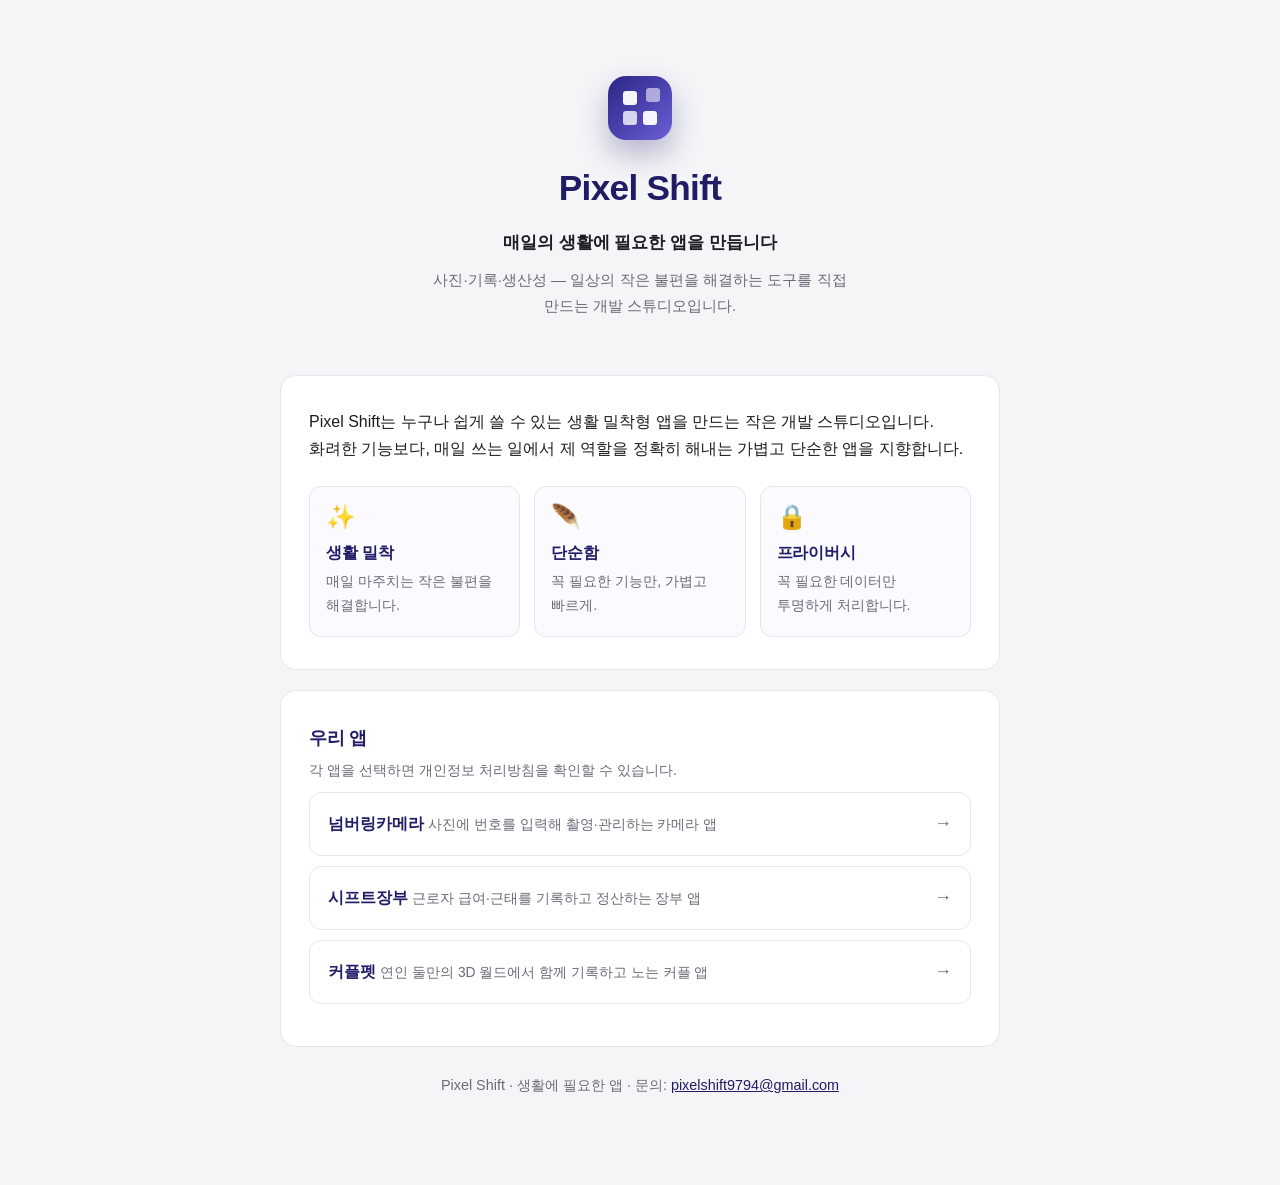
<file: index.html>
<!DOCTYPE html>
<html lang="ko">
<head>
<meta charset="utf-8">
<meta name="viewport" content="width=device-width, initial-scale=1">
<title>Pixel Shift — 생활에 필요한 앱을 만드는 스튜디오</title>
<meta name="description" content="Pixel Shift는 매일의 생활에 필요한 가볍고 단순한 앱을 직접 만드는 개발 스튜디오입니다. 앱별 개인정보 처리방침도 여기에서 확인할 수 있습니다.">
<meta name="robots" content="index, follow">
<link rel="stylesheet" href="assets/style.css">
</head>
<body>
<div class="wrap">

  <header class="hero">
    <div class="brand-mark" aria-hidden="true">
      <span></span><span></span>
      <span></span><span></span>
    </div>
    <h1>Pixel Shift</h1>
    <p class="tagline">매일의 생활에 필요한 앱을 만듭니다</p>
    <p class="sub">사진·기록·생산성 — 일상의 작은 불편을 해결하는 도구를 직접 만드는 개발 스튜디오입니다.</p>
  </header>

  <section class="card">
    <p class="about">
      Pixel Shift는 누구나 쉽게 쓸 수 있는 생활 밀착형 앱을 만드는 작은 개발 스튜디오입니다.
      화려한 기능보다, 매일 쓰는 일에서 제 역할을 정확히 해내는 가볍고 단순한 앱을 지향합니다.
    </p>
    <div class="features">
      <div class="feature">
        <div class="ico" aria-hidden="true">✨</div>
        <h3>생활 밀착</h3>
        <p>매일 마주치는 작은 불편을 해결합니다.</p>
      </div>
      <div class="feature">
        <div class="ico" aria-hidden="true">🪶</div>
        <h3>단순함</h3>
        <p>꼭 필요한 기능만, 가볍고 빠르게.</p>
      </div>
      <div class="feature">
        <div class="ico" aria-hidden="true">🔒</div>
        <h3>프라이버시</h3>
        <p>꼭 필요한 데이터만 투명하게 처리합니다.</p>
      </div>
    </div>
  </section>

  <section class="card">
    <div class="apps-head">
      <h2>우리 앱</h2>
      <p>각 앱을 선택하면 개인정보 처리방침을 확인할 수 있습니다.</p>
    </div>

    <!-- 앱 추가 시 아래 목록에 <li><a class="app-item" ...> 한 줄을 추가하고, 같은 slug의 폴더(<slug>/index.html)를 만드세요. -->
    <ul class="app-list">
      <li>
        <a class="app-item" href="numbering-camera/">
          <span>
            <span class="name">넘버링카메라</span>
            <span class="desc">사진에 번호를 입력해 촬영·관리하는 카메라 앱</span>
          </span>
          <span class="arrow" aria-hidden="true">→</span>
        </a>
      </li>
      <li>
        <a class="app-item" href="shift-ledger/">
          <span>
            <span class="name">시프트장부</span>
            <span class="desc">근로자 급여·근태를 기록하고 정산하는 장부 앱</span>
          </span>
          <span class="arrow" aria-hidden="true">→</span>
        </a>
      </li>
      <li>
        <a class="app-item" href="couplepet/">
          <span>
            <span class="name">커플펫</span>
            <span class="desc">연인 둘만의 3D 월드에서 함께 기록하고 노는 커플 앱</span>
          </span>
          <span class="arrow" aria-hidden="true">→</span>
        </a>
      </li>
    </ul>
  </section>

  <footer class="site-foot">
    Pixel Shift · 생활에 필요한 앱 · 문의: <a href="mailto:pixelshift9794@gmail.com">pixelshift9794@gmail.com</a>
  </footer>

</div>
</body>
</html>
</file>
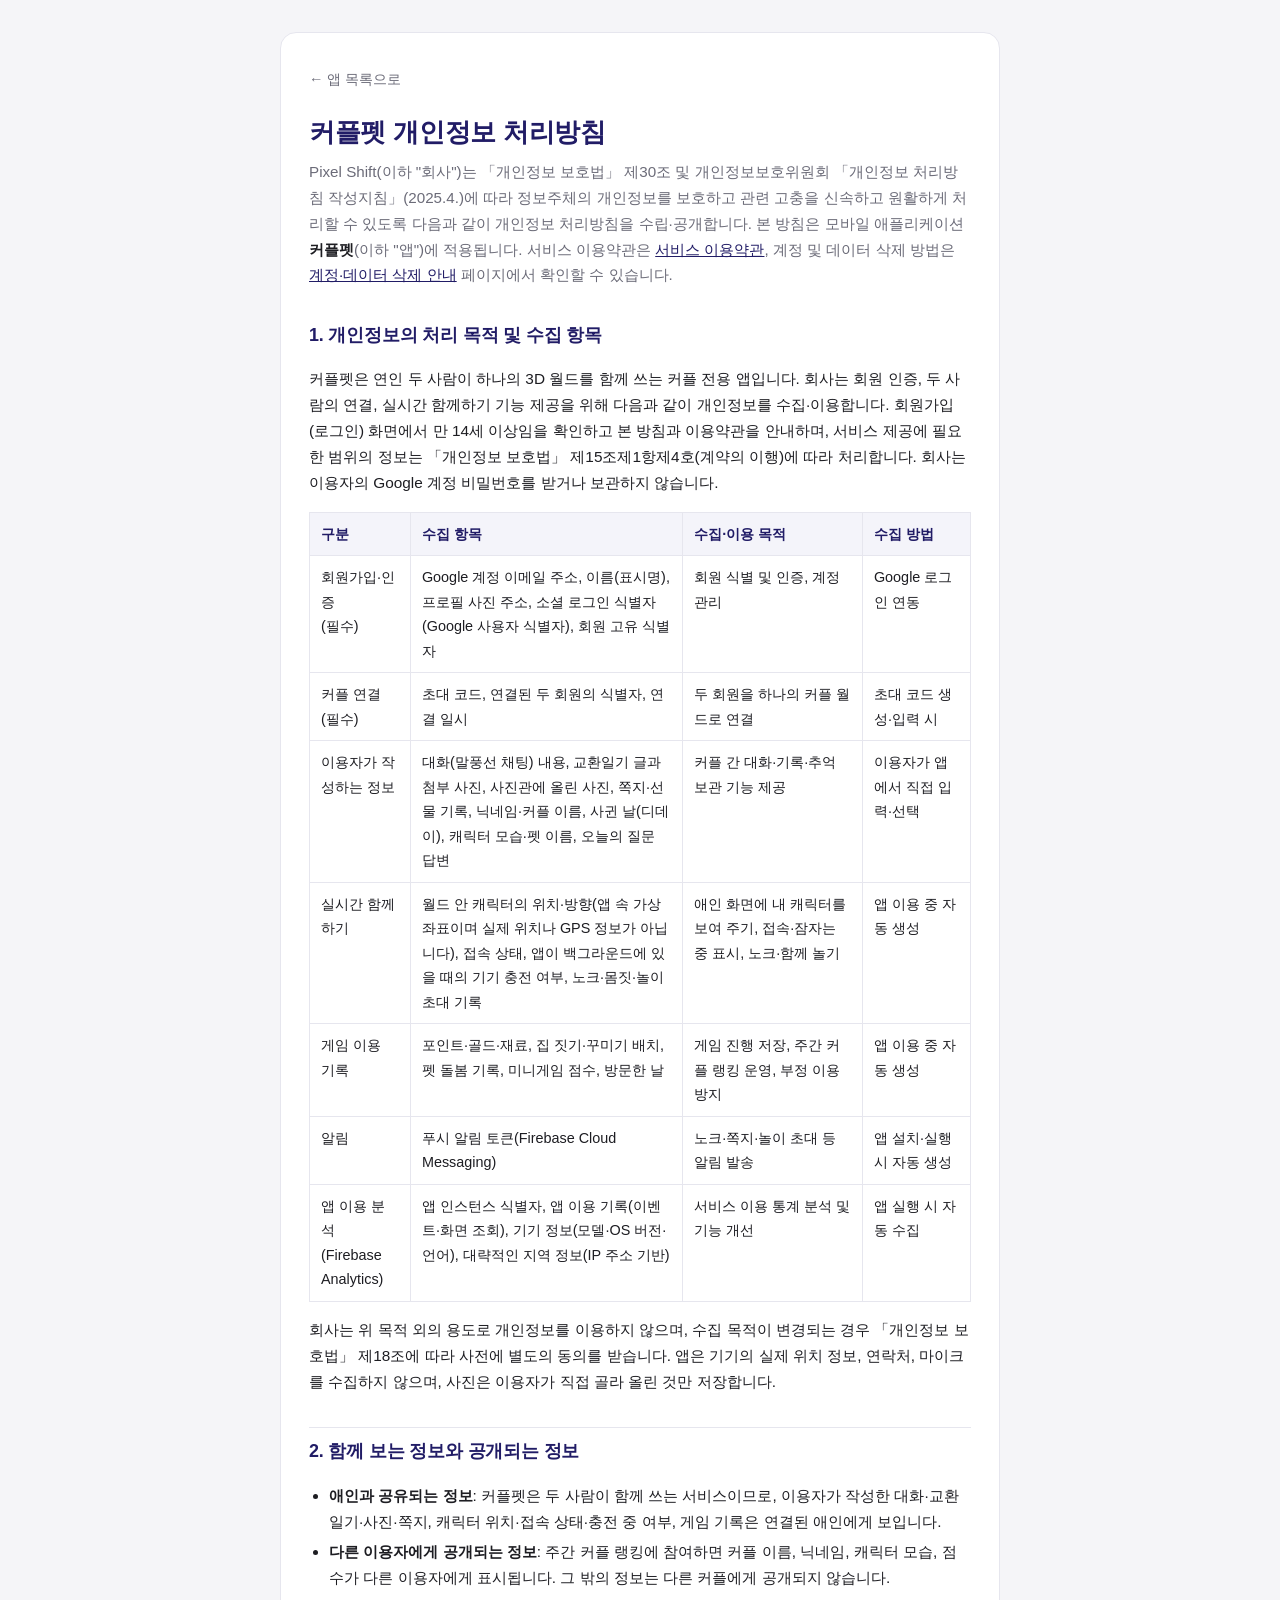
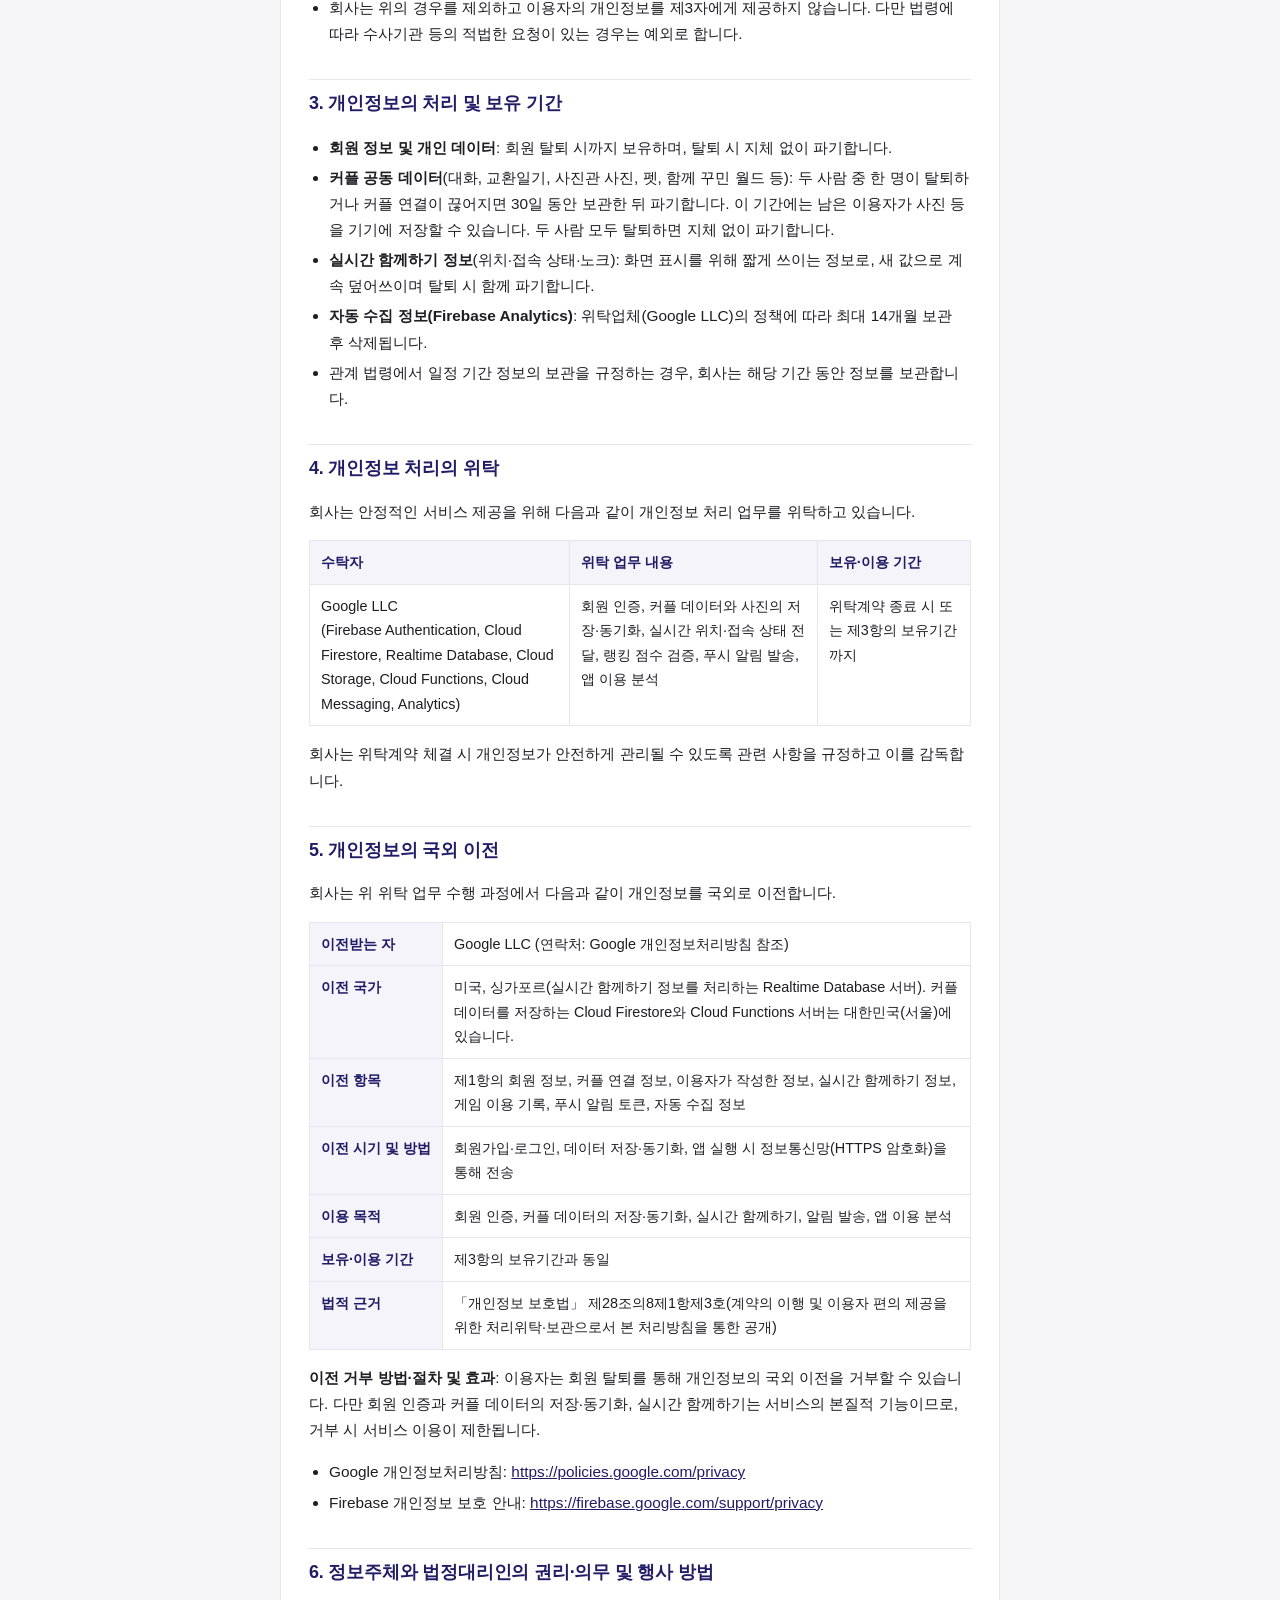
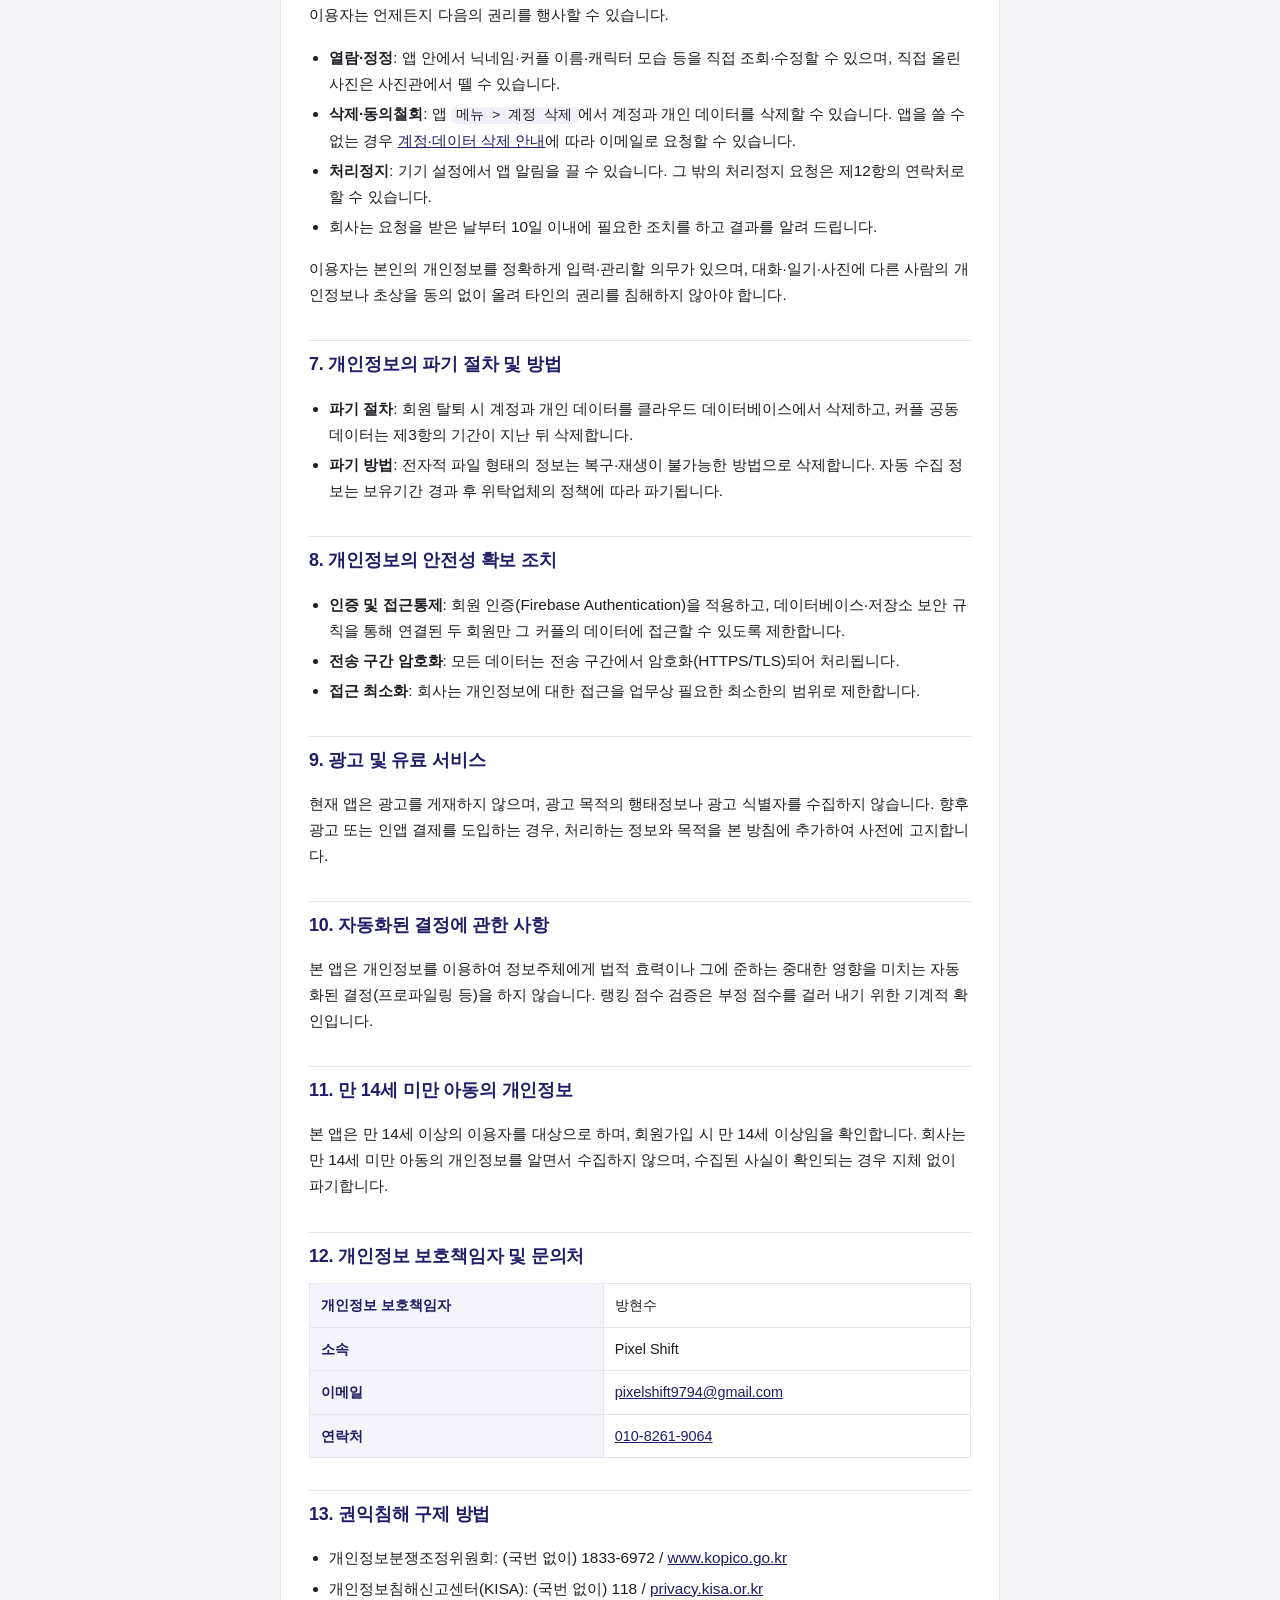
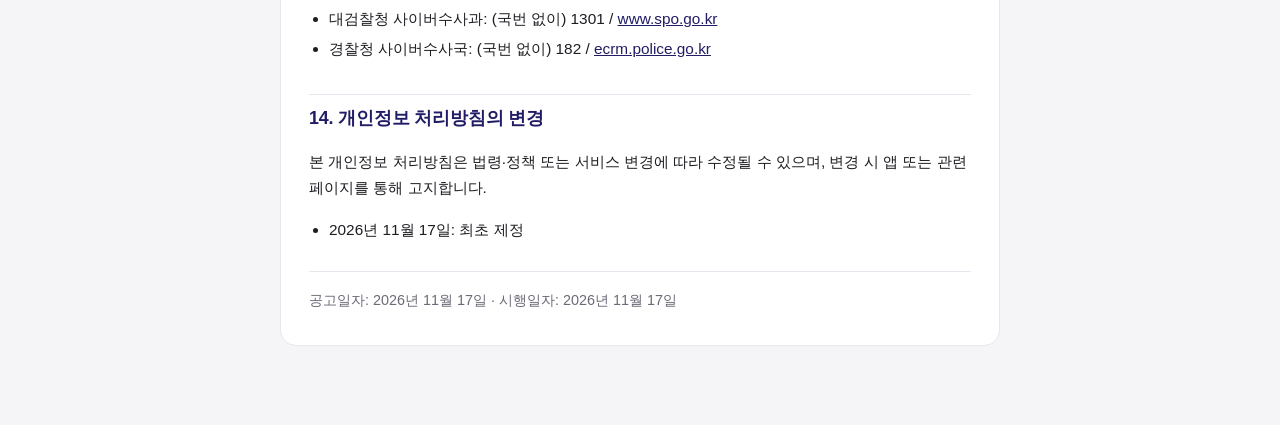
<file: couplepet/index.html>
<!DOCTYPE html>
<html lang="ko">
<head>
<meta charset="utf-8">
<meta name="viewport" content="width=device-width, initial-scale=1">
<title>커플펫 개인정보 처리방침</title>
<meta name="robots" content="index, follow">
<link rel="stylesheet" href="../assets/style.css">
</head>
<body>
<div class="wrap">
<div class="card">

<a class="back" href="../">← 앱 목록으로</a>

<h1>커플펫 개인정보 처리방침</h1>
<p class="lead">Pixel Shift(이하 "회사")는 「개인정보 보호법」 제30조 및 개인정보보호위원회 「개인정보 처리방침 작성지침」(2025.4.)에 따라 정보주체의 개인정보를 보호하고 관련 고충을 신속하고 원활하게 처리할 수 있도록 다음과 같이 개인정보 처리방침을 수립·공개합니다. 본 방침은 모바일 애플리케이션 <strong>커플펫</strong>(이하 "앱")에 적용됩니다. 서비스 이용약관은 <a href="terms/">서비스 이용약관</a>, 계정 및 데이터 삭제 방법은 <a href="delete-account/">계정·데이터 삭제 안내</a> 페이지에서 확인할 수 있습니다.</p>

<h2>1. 개인정보의 처리 목적 및 수집 항목</h2>
<p>커플펫은 연인 두 사람이 하나의 3D 월드를 함께 쓰는 커플 전용 앱입니다. 회사는 회원 인증, 두 사람의 연결, 실시간 함께하기 기능 제공을 위해 다음과 같이 개인정보를 수집·이용합니다. 회원가입(로그인) 화면에서 만 14세 이상임을 확인하고 본 방침과 이용약관을 안내하며, 서비스 제공에 필요한 범위의 정보는 「개인정보 보호법」 제15조제1항제4호(계약의 이행)에 따라 처리합니다. 회사는 이용자의 Google 계정 비밀번호를 받거나 보관하지 않습니다.</p>
<table>
  <thead><tr><th>구분</th><th>수집 항목</th><th>수집·이용 목적</th><th>수집 방법</th></tr></thead>
  <tbody>
    <tr><td>회원가입·인증<br>(필수)</td><td>Google 계정 이메일 주소, 이름(표시명), 프로필 사진 주소, 소셜 로그인 식별자(Google 사용자 식별자), 회원 고유 식별자</td><td>회원 식별 및 인증, 계정 관리</td><td>Google 로그인 연동</td></tr>
    <tr><td>커플 연결<br>(필수)</td><td>초대 코드, 연결된 두 회원의 식별자, 연결 일시</td><td>두 회원을 하나의 커플 월드로 연결</td><td>초대 코드 생성·입력 시</td></tr>
    <tr><td>이용자가 작성하는 정보</td><td>대화(말풍선 채팅) 내용, 교환일기 글과 첨부 사진, 사진관에 올린 사진, 쪽지·선물 기록, 닉네임·커플 이름, 사귄 날(디데이), 캐릭터 모습·펫 이름, 오늘의 질문 답변</td><td>커플 간 대화·기록·추억 보관 기능 제공</td><td>이용자가 앱에서 직접 입력·선택</td></tr>
    <tr><td>실시간 함께하기</td><td>월드 안 캐릭터의 위치·방향(앱 속 가상 좌표이며 실제 위치나 GPS 정보가 아닙니다), 접속 상태, 앱이 백그라운드에 있을 때의 기기 충전 여부, 노크·몸짓·놀이 초대 기록</td><td>애인 화면에 내 캐릭터를 보여 주기, 접속·잠자는 중 표시, 노크·함께 놀기</td><td>앱 이용 중 자동 생성</td></tr>
    <tr><td>게임 이용 기록</td><td>포인트·골드·재료, 집 짓기·꾸미기 배치, 펫 돌봄 기록, 미니게임 점수, 방문한 날</td><td>게임 진행 저장, 주간 커플 랭킹 운영, 부정 이용 방지</td><td>앱 이용 중 자동 생성</td></tr>
    <tr><td>알림</td><td>푸시 알림 토큰(Firebase Cloud Messaging)</td><td>노크·쪽지·놀이 초대 등 알림 발송</td><td>앱 설치·실행 시 자동 생성</td></tr>
    <tr><td>앱 이용 분석<br>(Firebase Analytics)</td><td>앱 인스턴스 식별자, 앱 이용 기록(이벤트·화면 조회), 기기 정보(모델·OS 버전·언어), 대략적인 지역 정보(IP 주소 기반)</td><td>서비스 이용 통계 분석 및 기능 개선</td><td>앱 실행 시 자동 수집</td></tr>
  </tbody>
</table>
<p>회사는 위 목적 외의 용도로 개인정보를 이용하지 않으며, 수집 목적이 변경되는 경우 「개인정보 보호법」 제18조에 따라 사전에 별도의 동의를 받습니다. 앱은 기기의 실제 위치 정보, 연락처, 마이크를 수집하지 않으며, 사진은 이용자가 직접 골라 올린 것만 저장합니다.</p>

<h2>2. 함께 보는 정보와 공개되는 정보</h2>
<ul>
  <li><strong>애인과 공유되는 정보</strong>: 커플펫은 두 사람이 함께 쓰는 서비스이므로, 이용자가 작성한 대화·교환일기·사진·쪽지, 캐릭터 위치·접속 상태·충전 중 여부, 게임 기록은 연결된 애인에게 보입니다.</li>
  <li><strong>다른 이용자에게 공개되는 정보</strong>: 주간 커플 랭킹에 참여하면 커플 이름, 닉네임, 캐릭터 모습, 점수가 다른 이용자에게 표시됩니다. 그 밖의 정보는 다른 커플에게 공개되지 않습니다.</li>
  <li>회사는 위의 경우를 제외하고 이용자의 개인정보를 제3자에게 제공하지 않습니다. 다만 법령에 따라 수사기관 등의 적법한 요청이 있는 경우는 예외로 합니다.</li>
</ul>

<h2>3. 개인정보의 처리 및 보유 기간</h2>
<ul>
  <li><strong>회원 정보 및 개인 데이터</strong>: 회원 탈퇴 시까지 보유하며, 탈퇴 시 지체 없이 파기합니다.</li>
  <li><strong>커플 공동 데이터</strong>(대화, 교환일기, 사진관 사진, 펫, 함께 꾸민 월드 등): 두 사람 중 한 명이 탈퇴하거나 커플 연결이 끊어지면 30일 동안 보관한 뒤 파기합니다. 이 기간에는 남은 이용자가 사진 등을 기기에 저장할 수 있습니다. 두 사람 모두 탈퇴하면 지체 없이 파기합니다.</li>
  <li><strong>실시간 함께하기 정보</strong>(위치·접속 상태·노크): 화면 표시를 위해 짧게 쓰이는 정보로, 새 값으로 계속 덮어쓰이며 탈퇴 시 함께 파기합니다.</li>
  <li><strong>자동 수집 정보(Firebase Analytics)</strong>: 위탁업체(Google LLC)의 정책에 따라 최대 14개월 보관 후 삭제됩니다.</li>
  <li>관계 법령에서 일정 기간 정보의 보관을 규정하는 경우, 회사는 해당 기간 동안 정보를 보관합니다.</li>
</ul>

<h2>4. 개인정보 처리의 위탁</h2>
<p>회사는 안정적인 서비스 제공을 위해 다음과 같이 개인정보 처리 업무를 위탁하고 있습니다.</p>
<table>
  <thead><tr><th>수탁자</th><th>위탁 업무 내용</th><th>보유·이용 기간</th></tr></thead>
  <tbody><tr><td>Google LLC<br>(Firebase Authentication, Cloud Firestore, Realtime Database, Cloud Storage, Cloud Functions, Cloud Messaging, Analytics)</td><td>회원 인증, 커플 데이터와 사진의 저장·동기화, 실시간 위치·접속 상태 전달, 랭킹 점수 검증, 푸시 알림 발송, 앱 이용 분석</td><td>위탁계약 종료 시 또는 제3항의 보유기간까지</td></tr></tbody>
</table>
<p>회사는 위탁계약 체결 시 개인정보가 안전하게 관리될 수 있도록 관련 사항을 규정하고 이를 감독합니다.</p>

<h2>5. 개인정보의 국외 이전</h2>
<p>회사는 위 위탁 업무 수행 과정에서 다음과 같이 개인정보를 국외로 이전합니다.</p>
<table>
  <tbody>
    <tr><th>이전받는 자</th><td>Google LLC (연락처: Google 개인정보처리방침 참조)</td></tr>
    <tr><th>이전 국가</th><td>미국, 싱가포르(실시간 함께하기 정보를 처리하는 Realtime Database 서버). 커플 데이터를 저장하는 Cloud Firestore와 Cloud Functions 서버는 대한민국(서울)에 있습니다.</td></tr>
    <tr><th>이전 항목</th><td>제1항의 회원 정보, 커플 연결 정보, 이용자가 작성한 정보, 실시간 함께하기 정보, 게임 이용 기록, 푸시 알림 토큰, 자동 수집 정보</td></tr>
    <tr><th>이전 시기 및 방법</th><td>회원가입·로그인, 데이터 저장·동기화, 앱 실행 시 정보통신망(HTTPS 암호화)을 통해 전송</td></tr>
    <tr><th>이용 목적</th><td>회원 인증, 커플 데이터의 저장·동기화, 실시간 함께하기, 알림 발송, 앱 이용 분석</td></tr>
    <tr><th>보유·이용 기간</th><td>제3항의 보유기간과 동일</td></tr>
    <tr><th>법적 근거</th><td>「개인정보 보호법」 제28조의8제1항제3호(계약의 이행 및 이용자 편의 제공을 위한 처리위탁·보관으로서 본 처리방침을 통한 공개)</td></tr>
  </tbody>
</table>
<p><strong>이전 거부 방법·절차 및 효과</strong>: 이용자는 회원 탈퇴를 통해 개인정보의 국외 이전을 거부할 수 있습니다. 다만 회원 인증과 커플 데이터의 저장·동기화, 실시간 함께하기는 서비스의 본질적 기능이므로, 거부 시 서비스 이용이 제한됩니다.</p>
<ul>
  <li>Google 개인정보처리방침: <a href="https://policies.google.com/privacy">https://policies.google.com/privacy</a></li>
  <li>Firebase 개인정보 보호 안내: <a href="https://firebase.google.com/support/privacy">https://firebase.google.com/support/privacy</a></li>
</ul>

<h2>6. 정보주체와 법정대리인의 권리·의무 및 행사 방법</h2>
<p>이용자는 언제든지 다음의 권리를 행사할 수 있습니다.</p>
<ul>
  <li><strong>열람·정정</strong>: 앱 안에서 닉네임·커플 이름·캐릭터 모습 등을 직접 조회·수정할 수 있으며, 직접 올린 사진은 사진관에서 뗄 수 있습니다.</li>
  <li><strong>삭제·동의철회</strong>: 앱 <code>메뉴 &gt; 계정 삭제</code>에서 계정과 개인 데이터를 삭제할 수 있습니다. 앱을 쓸 수 없는 경우 <a href="delete-account/">계정·데이터 삭제 안내</a>에 따라 이메일로 요청할 수 있습니다.</li>
  <li><strong>처리정지</strong>: 기기 설정에서 앱 알림을 끌 수 있습니다. 그 밖의 처리정지 요청은 제12항의 연락처로 할 수 있습니다.</li>
  <li>회사는 요청을 받은 날부터 10일 이내에 필요한 조치를 하고 결과를 알려 드립니다.</li>
</ul>
<p>이용자는 본인의 개인정보를 정확하게 입력·관리할 의무가 있으며, 대화·일기·사진에 다른 사람의 개인정보나 초상을 동의 없이 올려 타인의 권리를 침해하지 않아야 합니다.</p>

<h2>7. 개인정보의 파기 절차 및 방법</h2>
<ul>
  <li><strong>파기 절차</strong>: 회원 탈퇴 시 계정과 개인 데이터를 클라우드 데이터베이스에서 삭제하고, 커플 공동 데이터는 제3항의 기간이 지난 뒤 삭제합니다.</li>
  <li><strong>파기 방법</strong>: 전자적 파일 형태의 정보는 복구·재생이 불가능한 방법으로 삭제합니다. 자동 수집 정보는 보유기간 경과 후 위탁업체의 정책에 따라 파기됩니다.</li>
</ul>

<h2>8. 개인정보의 안전성 확보 조치</h2>
<ul>
  <li><strong>인증 및 접근통제</strong>: 회원 인증(Firebase Authentication)을 적용하고, 데이터베이스·저장소 보안 규칙을 통해 연결된 두 회원만 그 커플의 데이터에 접근할 수 있도록 제한합니다.</li>
  <li><strong>전송 구간 암호화</strong>: 모든 데이터는 전송 구간에서 암호화(HTTPS/TLS)되어 처리됩니다.</li>
  <li><strong>접근 최소화</strong>: 회사는 개인정보에 대한 접근을 업무상 필요한 최소한의 범위로 제한합니다.</li>
</ul>

<h2>9. 광고 및 유료 서비스</h2>
<p>현재 앱은 광고를 게재하지 않으며, 광고 목적의 행태정보나 광고 식별자를 수집하지 않습니다. 향후 광고 또는 인앱 결제를 도입하는 경우, 처리하는 정보와 목적을 본 방침에 추가하여 사전에 고지합니다.</p>

<h2>10. 자동화된 결정에 관한 사항</h2>
<p>본 앱은 개인정보를 이용하여 정보주체에게 법적 효력이나 그에 준하는 중대한 영향을 미치는 자동화된 결정(프로파일링 등)을 하지 않습니다. 랭킹 점수 검증은 부정 점수를 걸러 내기 위한 기계적 확인입니다.</p>

<h2>11. 만 14세 미만 아동의 개인정보</h2>
<p>본 앱은 만 14세 이상의 이용자를 대상으로 하며, 회원가입 시 만 14세 이상임을 확인합니다. 회사는 만 14세 미만 아동의 개인정보를 알면서 수집하지 않으며, 수집된 사실이 확인되는 경우 지체 없이 파기합니다.</p>

<h2>12. 개인정보 보호책임자 및 문의처</h2>
<table>
  <tbody>
    <tr><th>개인정보 보호책임자</th><td>방현수</td></tr>
    <tr><th>소속</th><td>Pixel Shift</td></tr>
    <tr><th>이메일</th><td><a href="mailto:pixelshift9794@gmail.com">pixelshift9794@gmail.com</a></td></tr>
    <tr><th>연락처</th><td><a href="tel:+821082619064">010-8261-9064</a></td></tr>
  </tbody>
</table>

<h2>13. 권익침해 구제 방법</h2>
<ul>
  <li>개인정보분쟁조정위원회: (국번 없이) 1833-6972 / <a href="https://www.kopico.go.kr">www.kopico.go.kr</a></li>
  <li>개인정보침해신고센터(KISA): (국번 없이) 118 / <a href="https://privacy.kisa.or.kr">privacy.kisa.or.kr</a></li>
  <li>대검찰청 사이버수사과: (국번 없이) 1301 / <a href="https://www.spo.go.kr">www.spo.go.kr</a></li>
  <li>경찰청 사이버수사국: (국번 없이) 182 / <a href="https://ecrm.police.go.kr">ecrm.police.go.kr</a></li>
</ul>

<h2>14. 개인정보 처리방침의 변경</h2>
<p>본 개인정보 처리방침은 법령·정책 또는 서비스 변경에 따라 수정될 수 있으며, 변경 시 앱 또는 관련 페이지를 통해 고지합니다.</p>
<ul>
  <li>2026년 11월 17일: 최초 제정</li>
</ul>

<div class="meta">
  공고일자: 2026년 11월 17일 · 시행일자: 2026년 11월 17일
</div>

</div>
</div>
</body>
</html>
</file>
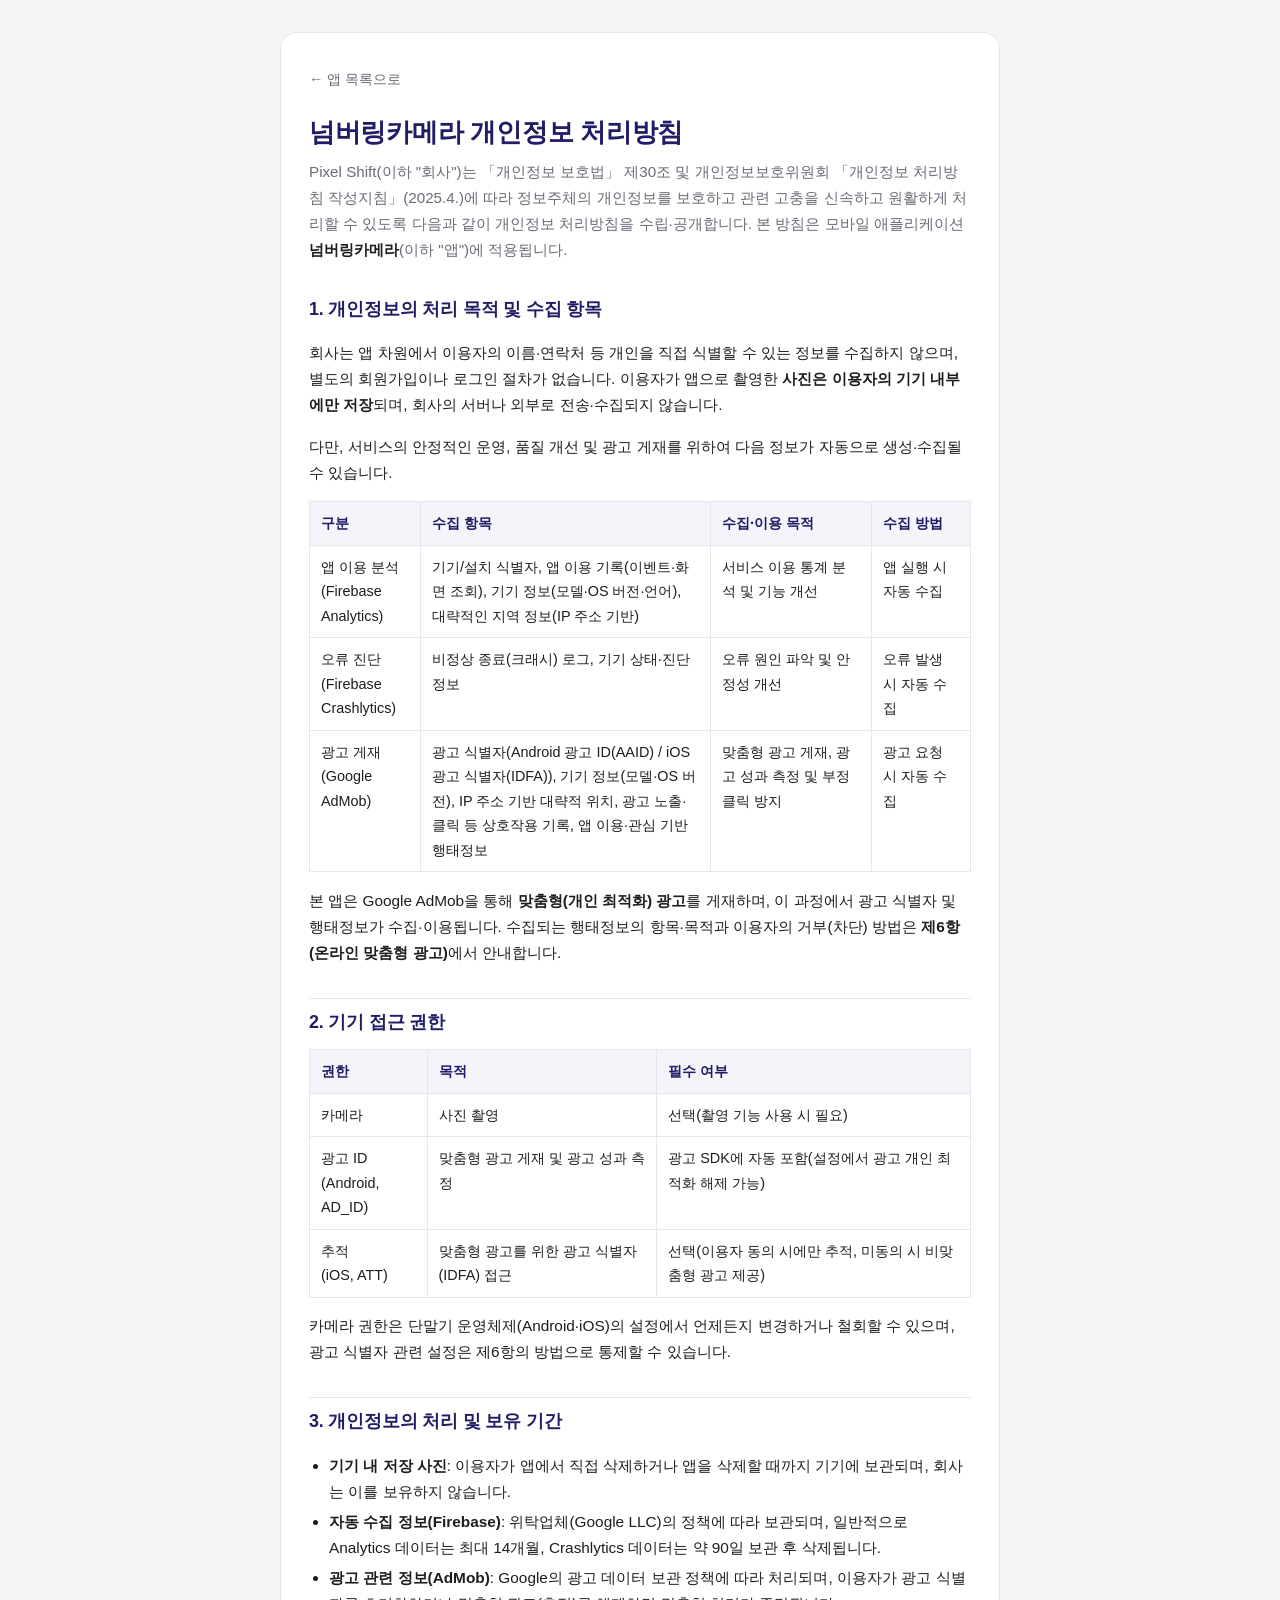
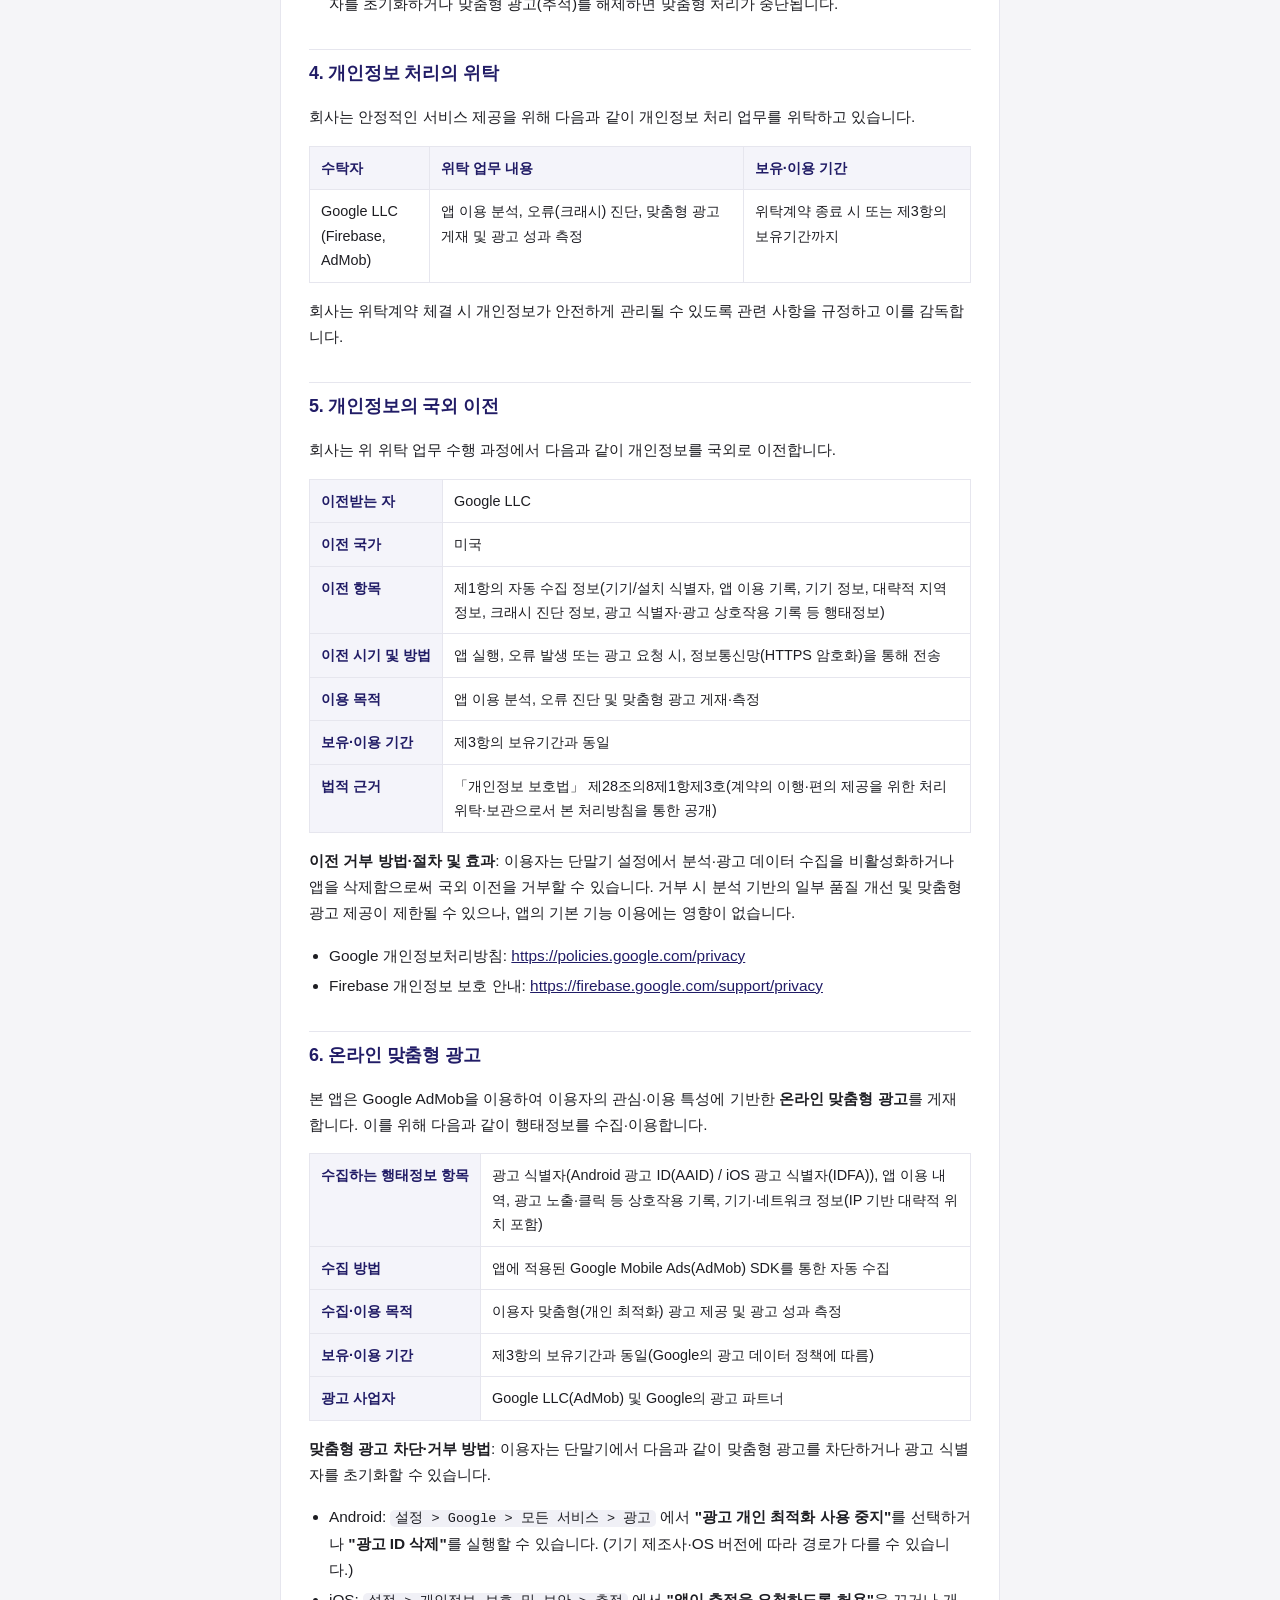
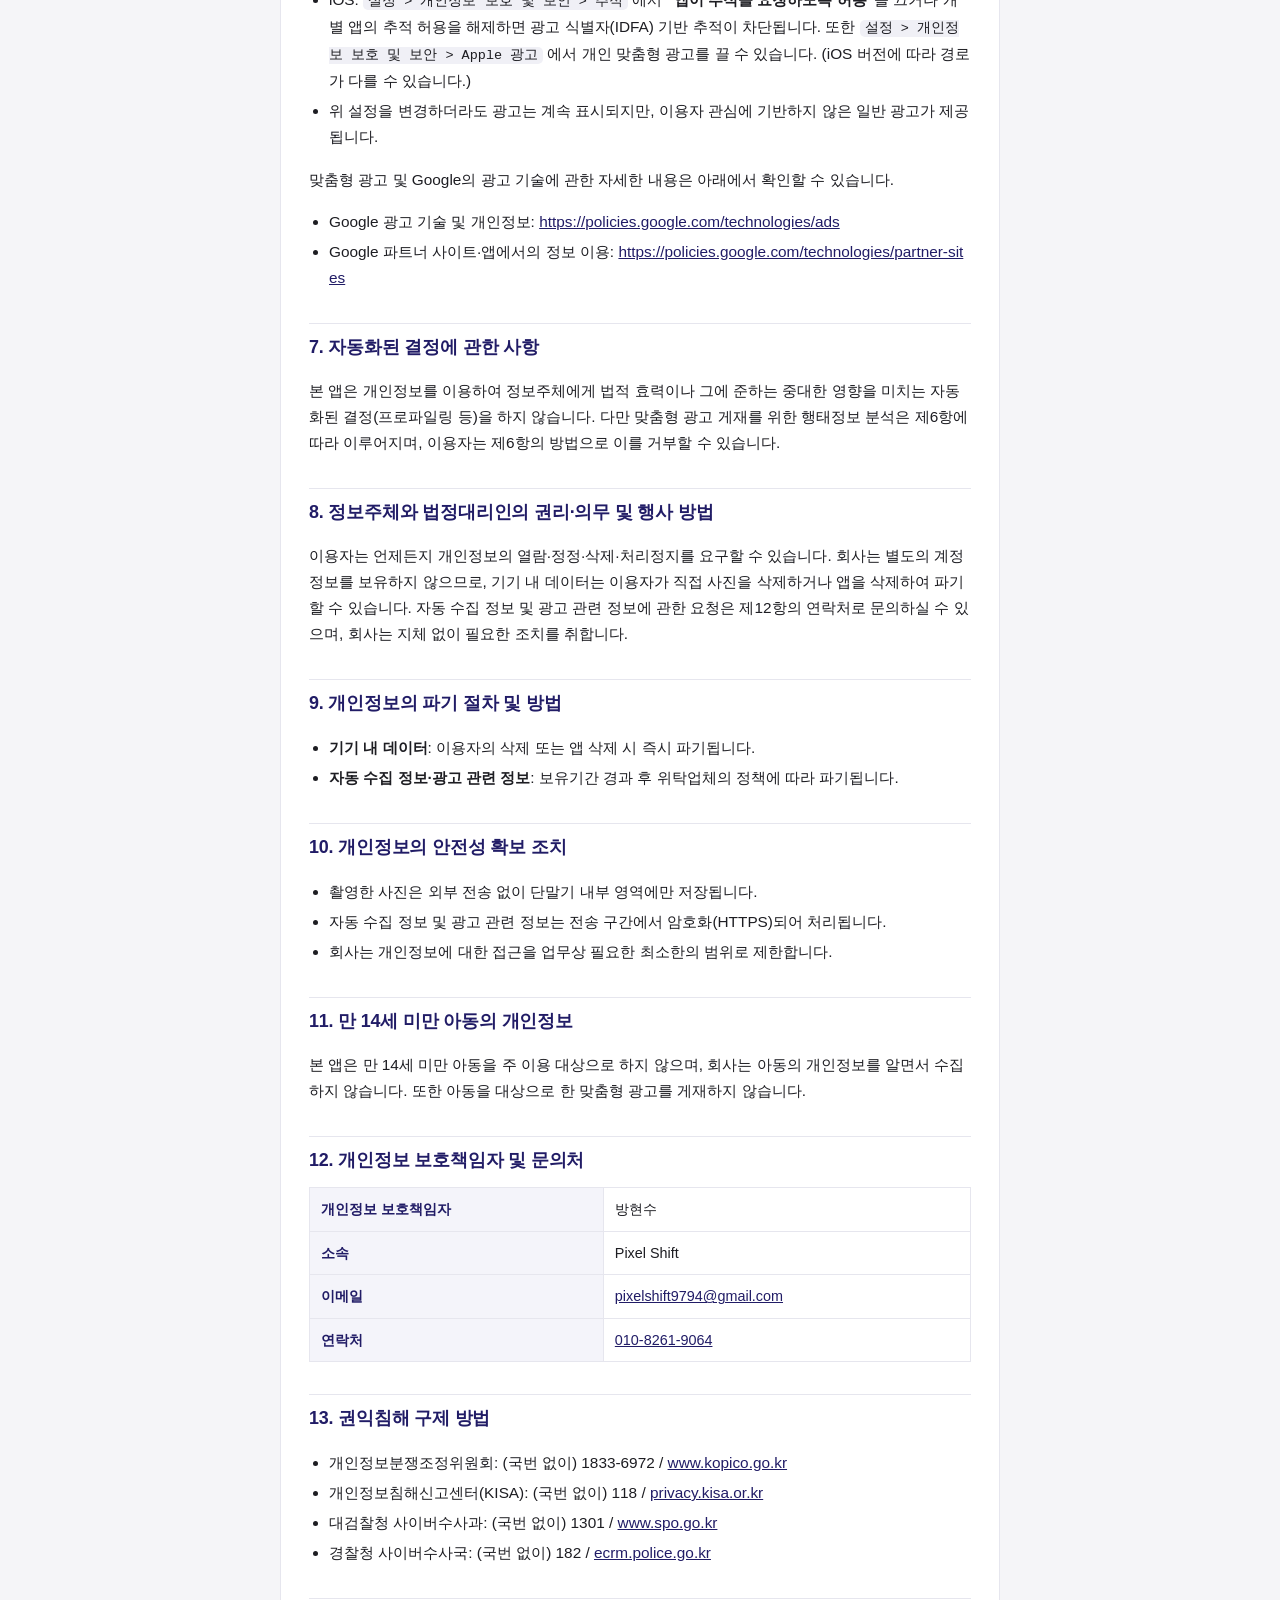
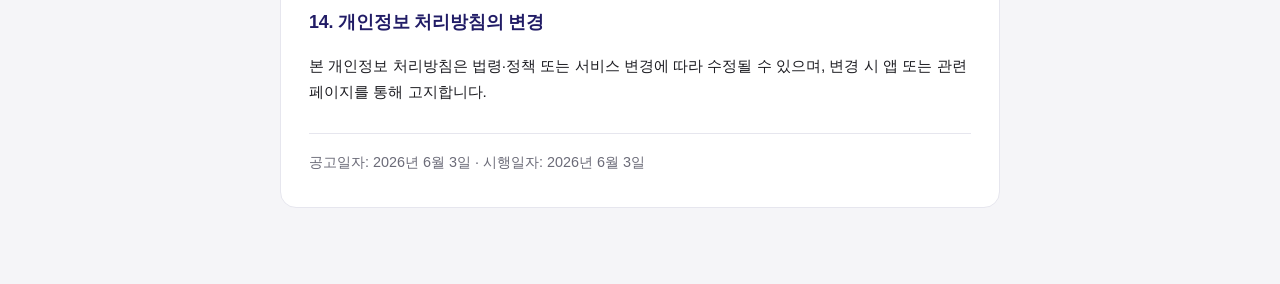
<file: numbering-camera/index.html>
<!DOCTYPE html>
<html lang="ko">
<head>
<meta charset="utf-8">
<meta name="viewport" content="width=device-width, initial-scale=1">
<title>넘버링카메라 개인정보 처리방침</title>
<meta name="robots" content="index, follow">
<link rel="stylesheet" href="../assets/style.css">
</head>
<body>
<div class="wrap">
<div class="card">

<a class="back" href="../">← 앱 목록으로</a>

<h1>넘버링카메라 개인정보 처리방침</h1>
<p class="lead">Pixel Shift(이하 "회사")는 「개인정보 보호법」 제30조 및 개인정보보호위원회 「개인정보 처리방침 작성지침」(2025.4.)에 따라 정보주체의 개인정보를 보호하고 관련 고충을 신속하고 원활하게 처리할 수 있도록 다음과 같이 개인정보 처리방침을 수립·공개합니다. 본 방침은 모바일 애플리케이션 <strong>넘버링카메라</strong>(이하 "앱")에 적용됩니다.</p>

<h2>1. 개인정보의 처리 목적 및 수집 항목</h2>
<p>회사는 앱 차원에서 이용자의 이름·연락처 등 개인을 직접 식별할 수 있는 정보를 수집하지 않으며, 별도의 회원가입이나 로그인 절차가 없습니다. 이용자가 앱으로 촬영한 <strong>사진은 이용자의 기기 내부에만 저장</strong>되며, 회사의 서버나 외부로 전송·수집되지 않습니다.</p>
<p>다만, 서비스의 안정적인 운영, 품질 개선 및 광고 게재를 위하여 다음 정보가 자동으로 생성·수집될 수 있습니다.</p>
<table>
  <thead><tr><th>구분</th><th>수집 항목</th><th>수집·이용 목적</th><th>수집 방법</th></tr></thead>
  <tbody>
    <tr><td>앱 이용 분석<br>(Firebase Analytics)</td><td>기기/설치 식별자, 앱 이용 기록(이벤트·화면 조회), 기기 정보(모델·OS 버전·언어), 대략적인 지역 정보(IP 주소 기반)</td><td>서비스 이용 통계 분석 및 기능 개선</td><td>앱 실행 시 자동 수집</td></tr>
    <tr><td>오류 진단<br>(Firebase Crashlytics)</td><td>비정상 종료(크래시) 로그, 기기 상태·진단 정보</td><td>오류 원인 파악 및 안정성 개선</td><td>오류 발생 시 자동 수집</td></tr>
    <tr><td>광고 게재<br>(Google AdMob)</td><td>광고 식별자(Android 광고 ID(AAID) / iOS 광고 식별자(IDFA)), 기기 정보(모델·OS 버전), IP 주소 기반 대략적 위치, 광고 노출·클릭 등 상호작용 기록, 앱 이용·관심 기반 행태정보</td><td>맞춤형 광고 게재, 광고 성과 측정 및 부정 클릭 방지</td><td>광고 요청 시 자동 수집</td></tr>
  </tbody>
</table>
<p>본 앱은 Google AdMob을 통해 <strong>맞춤형(개인 최적화) 광고</strong>를 게재하며, 이 과정에서 광고 식별자 및 행태정보가 수집·이용됩니다. 수집되는 행태정보의 항목·목적과 이용자의 거부(차단) 방법은 <strong>제6항(온라인 맞춤형 광고)</strong>에서 안내합니다.</p>

<h2>2. 기기 접근 권한</h2>
<table>
  <thead><tr><th>권한</th><th>목적</th><th>필수 여부</th></tr></thead>
  <tbody>
    <tr><td>카메라</td><td>사진 촬영</td><td>선택(촬영 기능 사용 시 필요)</td></tr>
    <tr><td>광고 ID<br>(Android, AD_ID)</td><td>맞춤형 광고 게재 및 광고 성과 측정</td><td>광고 SDK에 자동 포함(설정에서 광고 개인 최적화 해제 가능)</td></tr>
    <tr><td>추적<br>(iOS, ATT)</td><td>맞춤형 광고를 위한 광고 식별자(IDFA) 접근</td><td>선택(이용자 동의 시에만 추적, 미동의 시 비맞춤형 광고 제공)</td></tr>
  </tbody>
</table>
<p>카메라 권한은 단말기 운영체제(Android·iOS)의 설정에서 언제든지 변경하거나 철회할 수 있으며, 광고 식별자 관련 설정은 제6항의 방법으로 통제할 수 있습니다.</p>

<h2>3. 개인정보의 처리 및 보유 기간</h2>
<ul>
  <li><strong>기기 내 저장 사진</strong>: 이용자가 앱에서 직접 삭제하거나 앱을 삭제할 때까지 기기에 보관되며, 회사는 이를 보유하지 않습니다.</li>
  <li><strong>자동 수집 정보(Firebase)</strong>: 위탁업체(Google LLC)의 정책에 따라 보관되며, 일반적으로 Analytics 데이터는 최대 14개월, Crashlytics 데이터는 약 90일 보관 후 삭제됩니다.</li>
  <li><strong>광고 관련 정보(AdMob)</strong>: Google의 광고 데이터 보관 정책에 따라 처리되며, 이용자가 광고 식별자를 초기화하거나 맞춤형 광고(추적)를 해제하면 맞춤형 처리가 중단됩니다.</li>
</ul>

<h2>4. 개인정보 처리의 위탁</h2>
<p>회사는 안정적인 서비스 제공을 위해 다음과 같이 개인정보 처리 업무를 위탁하고 있습니다.</p>
<table>
  <thead><tr><th>수탁자</th><th>위탁 업무 내용</th><th>보유·이용 기간</th></tr></thead>
  <tbody><tr><td>Google LLC<br>(Firebase, AdMob)</td><td>앱 이용 분석, 오류(크래시) 진단, 맞춤형 광고 게재 및 광고 성과 측정</td><td>위탁계약 종료 시 또는 제3항의 보유기간까지</td></tr></tbody>
</table>
<p>회사는 위탁계약 체결 시 개인정보가 안전하게 관리될 수 있도록 관련 사항을 규정하고 이를 감독합니다.</p>

<h2>5. 개인정보의 국외 이전</h2>
<p>회사는 위 위탁 업무 수행 과정에서 다음과 같이 개인정보를 국외로 이전합니다.</p>
<table>
  <tbody>
    <tr><th>이전받는 자</th><td>Google LLC</td></tr>
    <tr><th>이전 국가</th><td>미국</td></tr>
    <tr><th>이전 항목</th><td>제1항의 자동 수집 정보(기기/설치 식별자, 앱 이용 기록, 기기 정보, 대략적 지역 정보, 크래시 진단 정보, 광고 식별자·광고 상호작용 기록 등 행태정보)</td></tr>
    <tr><th>이전 시기 및 방법</th><td>앱 실행, 오류 발생 또는 광고 요청 시, 정보통신망(HTTPS 암호화)을 통해 전송</td></tr>
    <tr><th>이용 목적</th><td>앱 이용 분석, 오류 진단 및 맞춤형 광고 게재·측정</td></tr>
    <tr><th>보유·이용 기간</th><td>제3항의 보유기간과 동일</td></tr>
    <tr><th>법적 근거</th><td>「개인정보 보호법」 제28조의8제1항제3호(계약의 이행·편의 제공을 위한 처리위탁·보관으로서 본 처리방침을 통한 공개)</td></tr>
  </tbody>
</table>
<p><strong>이전 거부 방법·절차 및 효과</strong>: 이용자는 단말기 설정에서 분석·광고 데이터 수집을 비활성화하거나 앱을 삭제함으로써 국외 이전을 거부할 수 있습니다. 거부 시 분석 기반의 일부 품질 개선 및 맞춤형 광고 제공이 제한될 수 있으나, 앱의 기본 기능 이용에는 영향이 없습니다.</p>
<ul>
  <li>Google 개인정보처리방침: <a href="https://policies.google.com/privacy">https://policies.google.com/privacy</a></li>
  <li>Firebase 개인정보 보호 안내: <a href="https://firebase.google.com/support/privacy">https://firebase.google.com/support/privacy</a></li>
</ul>

<h2>6. 온라인 맞춤형 광고</h2>
<p>본 앱은 Google AdMob을 이용하여 이용자의 관심·이용 특성에 기반한 <strong>온라인 맞춤형 광고</strong>를 게재합니다. 이를 위해 다음과 같이 행태정보를 수집·이용합니다.</p>
<table>
  <tbody>
    <tr><th>수집하는 행태정보 항목</th><td>광고 식별자(Android 광고 ID(AAID) / iOS 광고 식별자(IDFA)), 앱 이용 내역, 광고 노출·클릭 등 상호작용 기록, 기기·네트워크 정보(IP 기반 대략적 위치 포함)</td></tr>
    <tr><th>수집 방법</th><td>앱에 적용된 Google Mobile Ads(AdMob) SDK를 통한 자동 수집</td></tr>
    <tr><th>수집·이용 목적</th><td>이용자 맞춤형(개인 최적화) 광고 제공 및 광고 성과 측정</td></tr>
    <tr><th>보유·이용 기간</th><td>제3항의 보유기간과 동일(Google의 광고 데이터 정책에 따름)</td></tr>
    <tr><th>광고 사업자</th><td>Google LLC(AdMob) 및 Google의 광고 파트너</td></tr>
  </tbody>
</table>
<p><strong>맞춤형 광고 차단·거부 방법</strong>: 이용자는 단말기에서 다음과 같이 맞춤형 광고를 차단하거나 광고 식별자를 초기화할 수 있습니다.</p>
<ul>
  <li>Android: <code>설정 &gt; Google &gt; 모든 서비스 &gt; 광고</code> 에서 <strong>"광고 개인 최적화 사용 중지"</strong>를 선택하거나 <strong>"광고 ID 삭제"</strong>를 실행할 수 있습니다. (기기 제조사·OS 버전에 따라 경로가 다를 수 있습니다.)</li>
  <li>iOS: <code>설정 &gt; 개인정보 보호 및 보안 &gt; 추적</code> 에서 <strong>"앱이 추적을 요청하도록 허용"</strong>을 끄거나 개별 앱의 추적 허용을 해제하면 광고 식별자(IDFA) 기반 추적이 차단됩니다. 또한 <code>설정 &gt; 개인정보 보호 및 보안 &gt; Apple 광고</code> 에서 개인 맞춤형 광고를 끌 수 있습니다. (iOS 버전에 따라 경로가 다를 수 있습니다.)</li>
  <li>위 설정을 변경하더라도 광고는 계속 표시되지만, 이용자 관심에 기반하지 않은 일반 광고가 제공됩니다.</li>
</ul>
<p>맞춤형 광고 및 Google의 광고 기술에 관한 자세한 내용은 아래에서 확인할 수 있습니다.</p>
<ul>
  <li>Google 광고 기술 및 개인정보: <a href="https://policies.google.com/technologies/ads">https://policies.google.com/technologies/ads</a></li>
  <li>Google 파트너 사이트·앱에서의 정보 이용: <a href="https://policies.google.com/technologies/partner-sites">https://policies.google.com/technologies/partner-sites</a></li>
</ul>

<h2>7. 자동화된 결정에 관한 사항</h2>
<p>본 앱은 개인정보를 이용하여 정보주체에게 법적 효력이나 그에 준하는 중대한 영향을 미치는 자동화된 결정(프로파일링 등)을 하지 않습니다. 다만 맞춤형 광고 게재를 위한 행태정보 분석은 제6항에 따라 이루어지며, 이용자는 제6항의 방법으로 이를 거부할 수 있습니다.</p>

<h2>8. 정보주체와 법정대리인의 권리·의무 및 행사 방법</h2>
<p>이용자는 언제든지 개인정보의 열람·정정·삭제·처리정지를 요구할 수 있습니다. 회사는 별도의 계정 정보를 보유하지 않으므로, 기기 내 데이터는 이용자가 직접 사진을 삭제하거나 앱을 삭제하여 파기할 수 있습니다. 자동 수집 정보 및 광고 관련 정보에 관한 요청은 제12항의 연락처로 문의하실 수 있으며, 회사는 지체 없이 필요한 조치를 취합니다.</p>

<h2>9. 개인정보의 파기 절차 및 방법</h2>
<ul>
  <li><strong>기기 내 데이터</strong>: 이용자의 삭제 또는 앱 삭제 시 즉시 파기됩니다.</li>
  <li><strong>자동 수집 정보·광고 관련 정보</strong>: 보유기간 경과 후 위탁업체의 정책에 따라 파기됩니다.</li>
</ul>

<h2>10. 개인정보의 안전성 확보 조치</h2>
<ul>
  <li>촬영한 사진은 외부 전송 없이 단말기 내부 영역에만 저장됩니다.</li>
  <li>자동 수집 정보 및 광고 관련 정보는 전송 구간에서 암호화(HTTPS)되어 처리됩니다.</li>
  <li>회사는 개인정보에 대한 접근을 업무상 필요한 최소한의 범위로 제한합니다.</li>
</ul>

<h2>11. 만 14세 미만 아동의 개인정보</h2>
<p>본 앱은 만 14세 미만 아동을 주 이용 대상으로 하지 않으며, 회사는 아동의 개인정보를 알면서 수집하지 않습니다. 또한 아동을 대상으로 한 맞춤형 광고를 게재하지 않습니다.</p>

<h2>12. 개인정보 보호책임자 및 문의처</h2>
<table>
  <tbody>
    <tr><th>개인정보 보호책임자</th><td>방현수</td></tr>
    <tr><th>소속</th><td>Pixel Shift</td></tr>
    <tr><th>이메일</th><td><a href="mailto:pixelshift9794@gmail.com">pixelshift9794@gmail.com</a></td></tr>
    <tr><th>연락처</th><td><a href="tel:+821082619064">010-8261-9064</a></td></tr>
  </tbody>
</table>

<h2>13. 권익침해 구제 방법</h2>
<ul>
  <li>개인정보분쟁조정위원회: (국번 없이) 1833-6972 / <a href="https://www.kopico.go.kr">www.kopico.go.kr</a></li>
  <li>개인정보침해신고센터(KISA): (국번 없이) 118 / <a href="https://privacy.kisa.or.kr">privacy.kisa.or.kr</a></li>
  <li>대검찰청 사이버수사과: (국번 없이) 1301 / <a href="https://www.spo.go.kr">www.spo.go.kr</a></li>
  <li>경찰청 사이버수사국: (국번 없이) 182 / <a href="https://ecrm.police.go.kr">ecrm.police.go.kr</a></li>
</ul>

<h2>14. 개인정보 처리방침의 변경</h2>
<p>본 개인정보 처리방침은 법령·정책 또는 서비스 변경에 따라 수정될 수 있으며, 변경 시 앱 또는 관련 페이지를 통해 고지합니다.</p>

<div class="meta">
  공고일자: 2026년 6월 3일 · 시행일자: 2026년 6월 3일
</div>

</div>
</div>
</body>
</html>
</file>
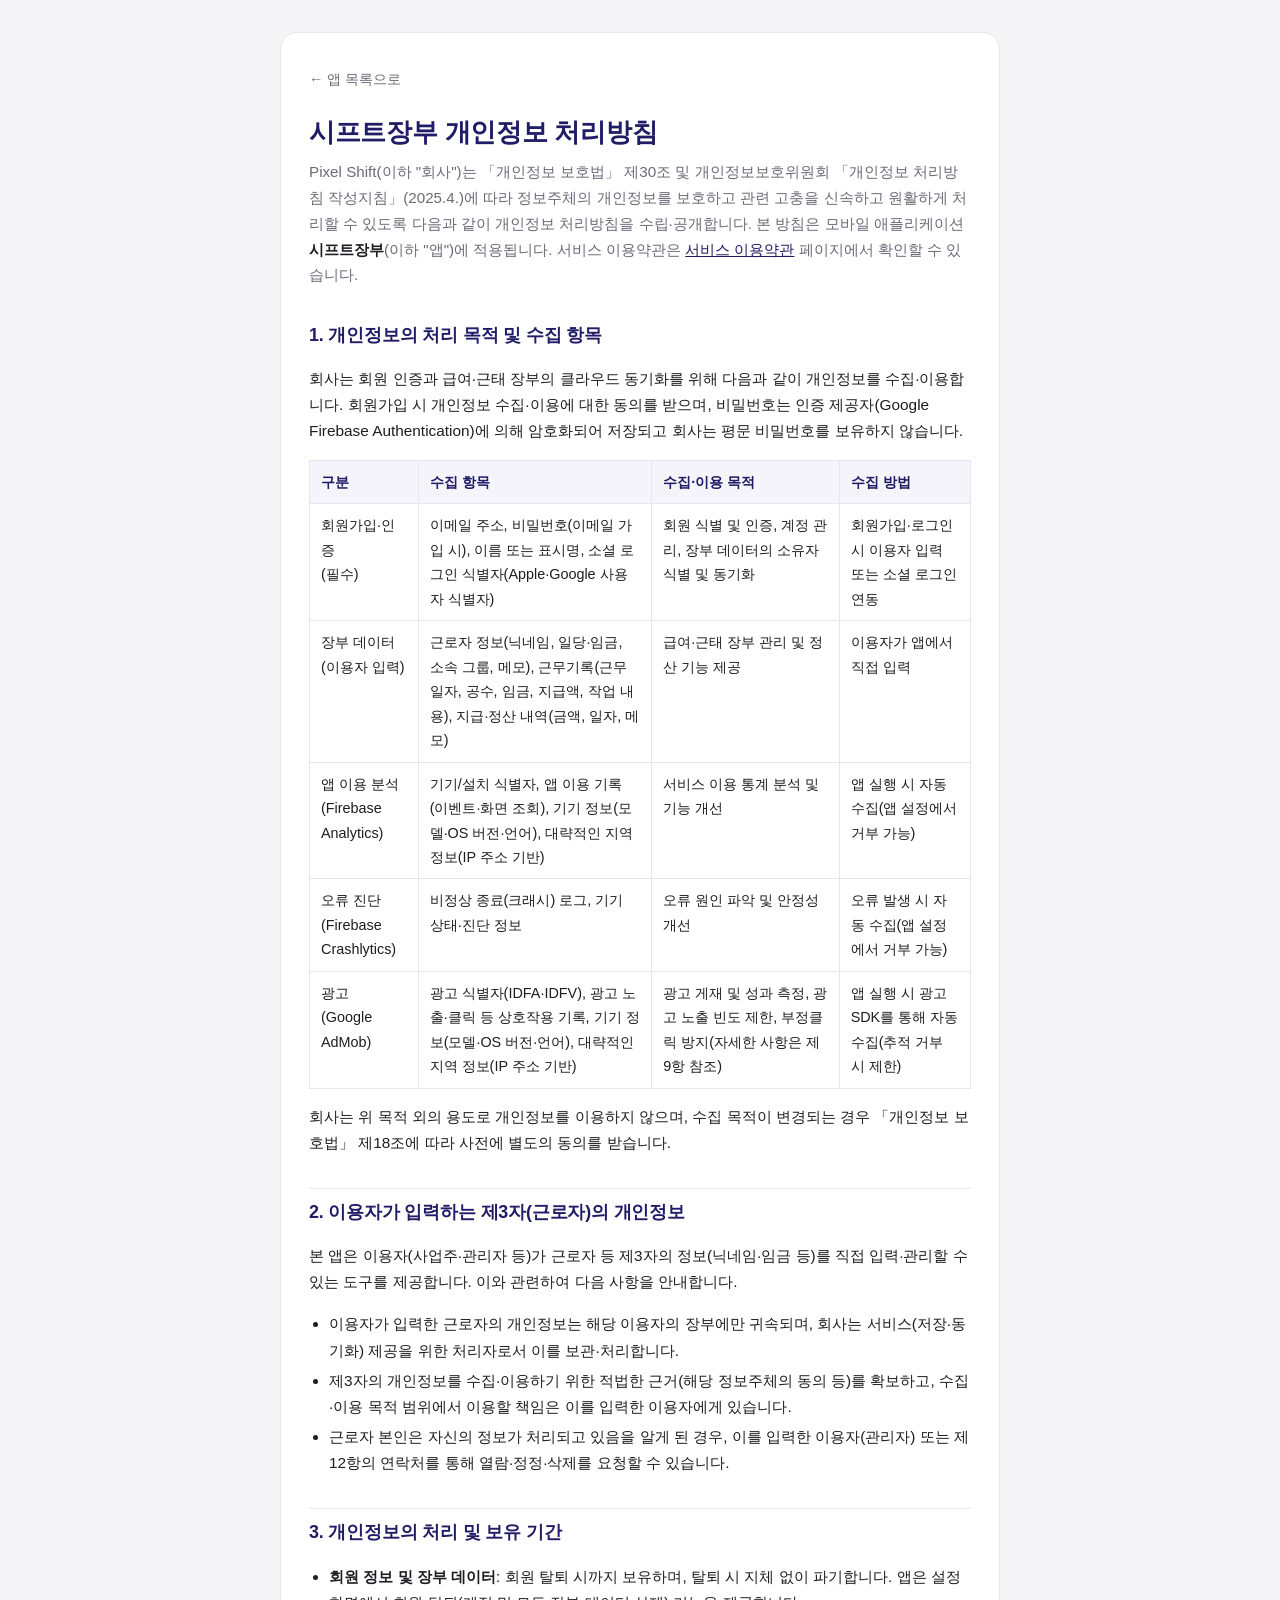
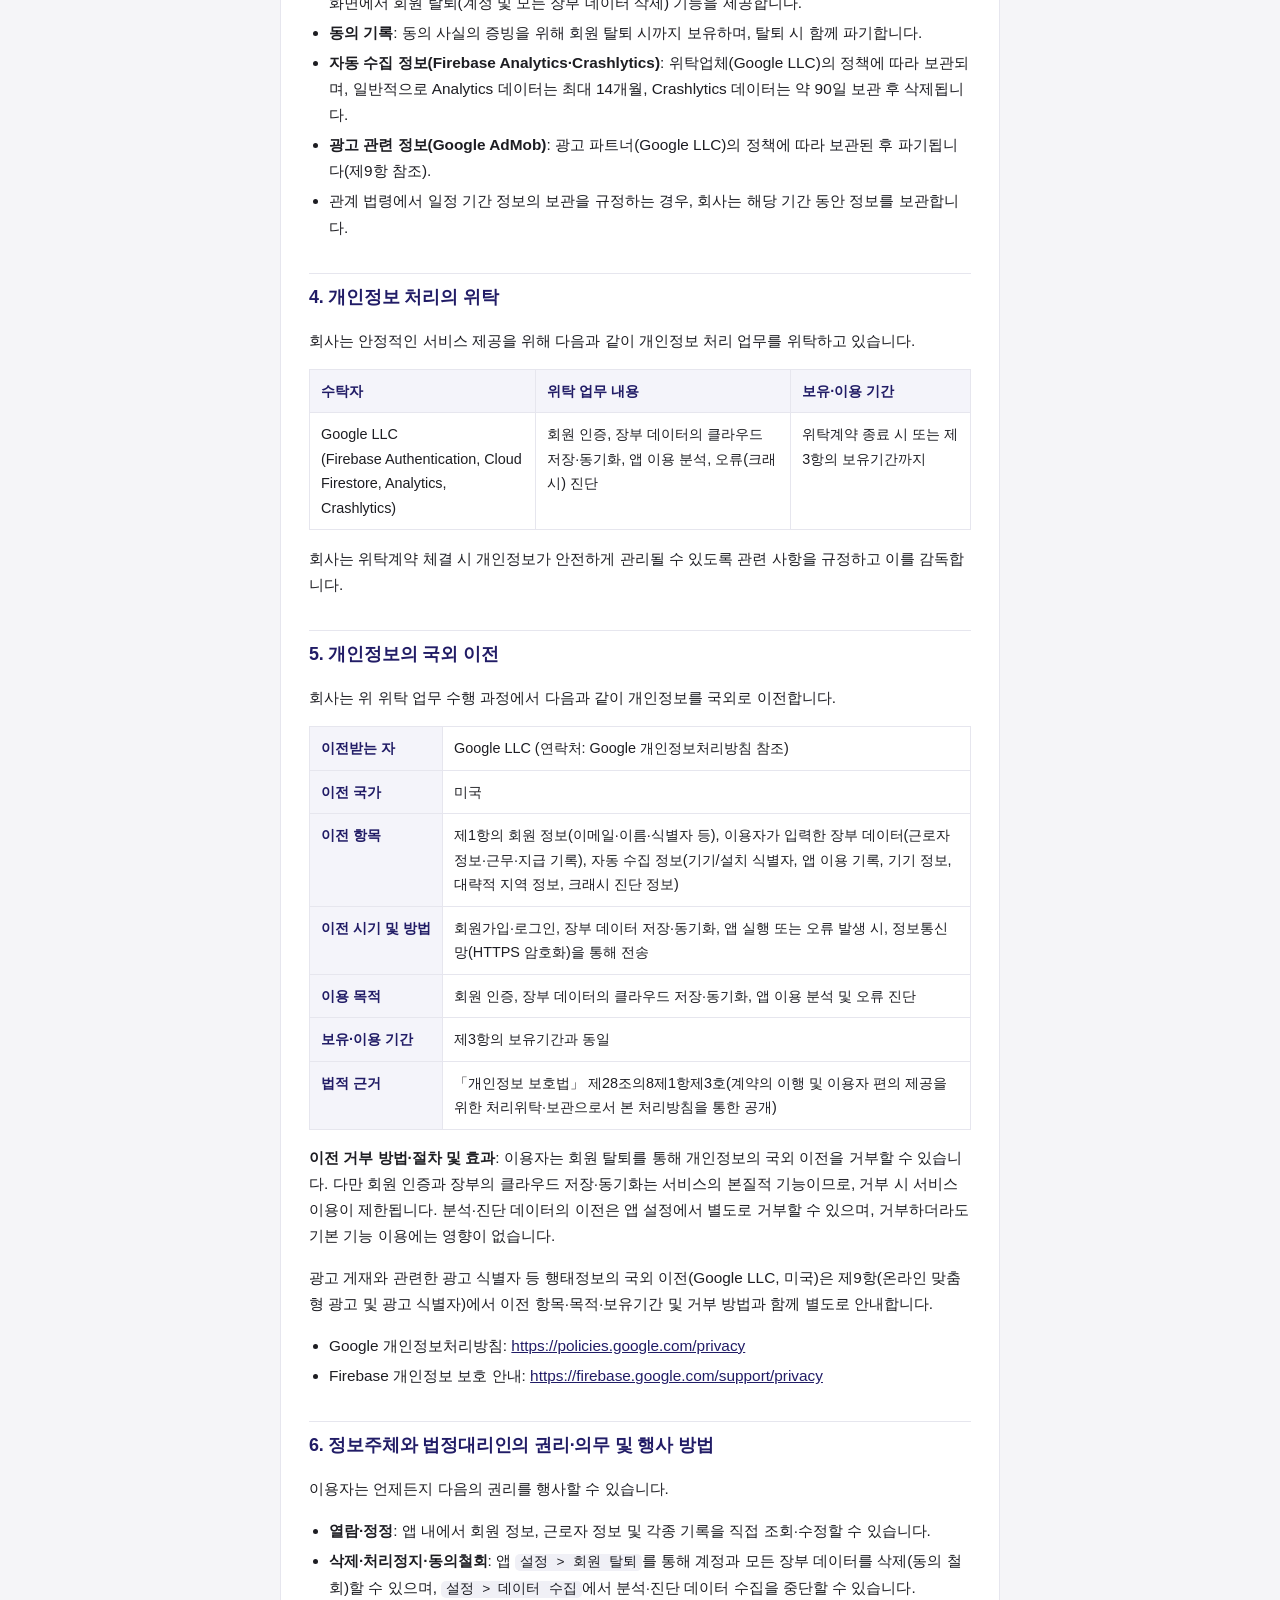
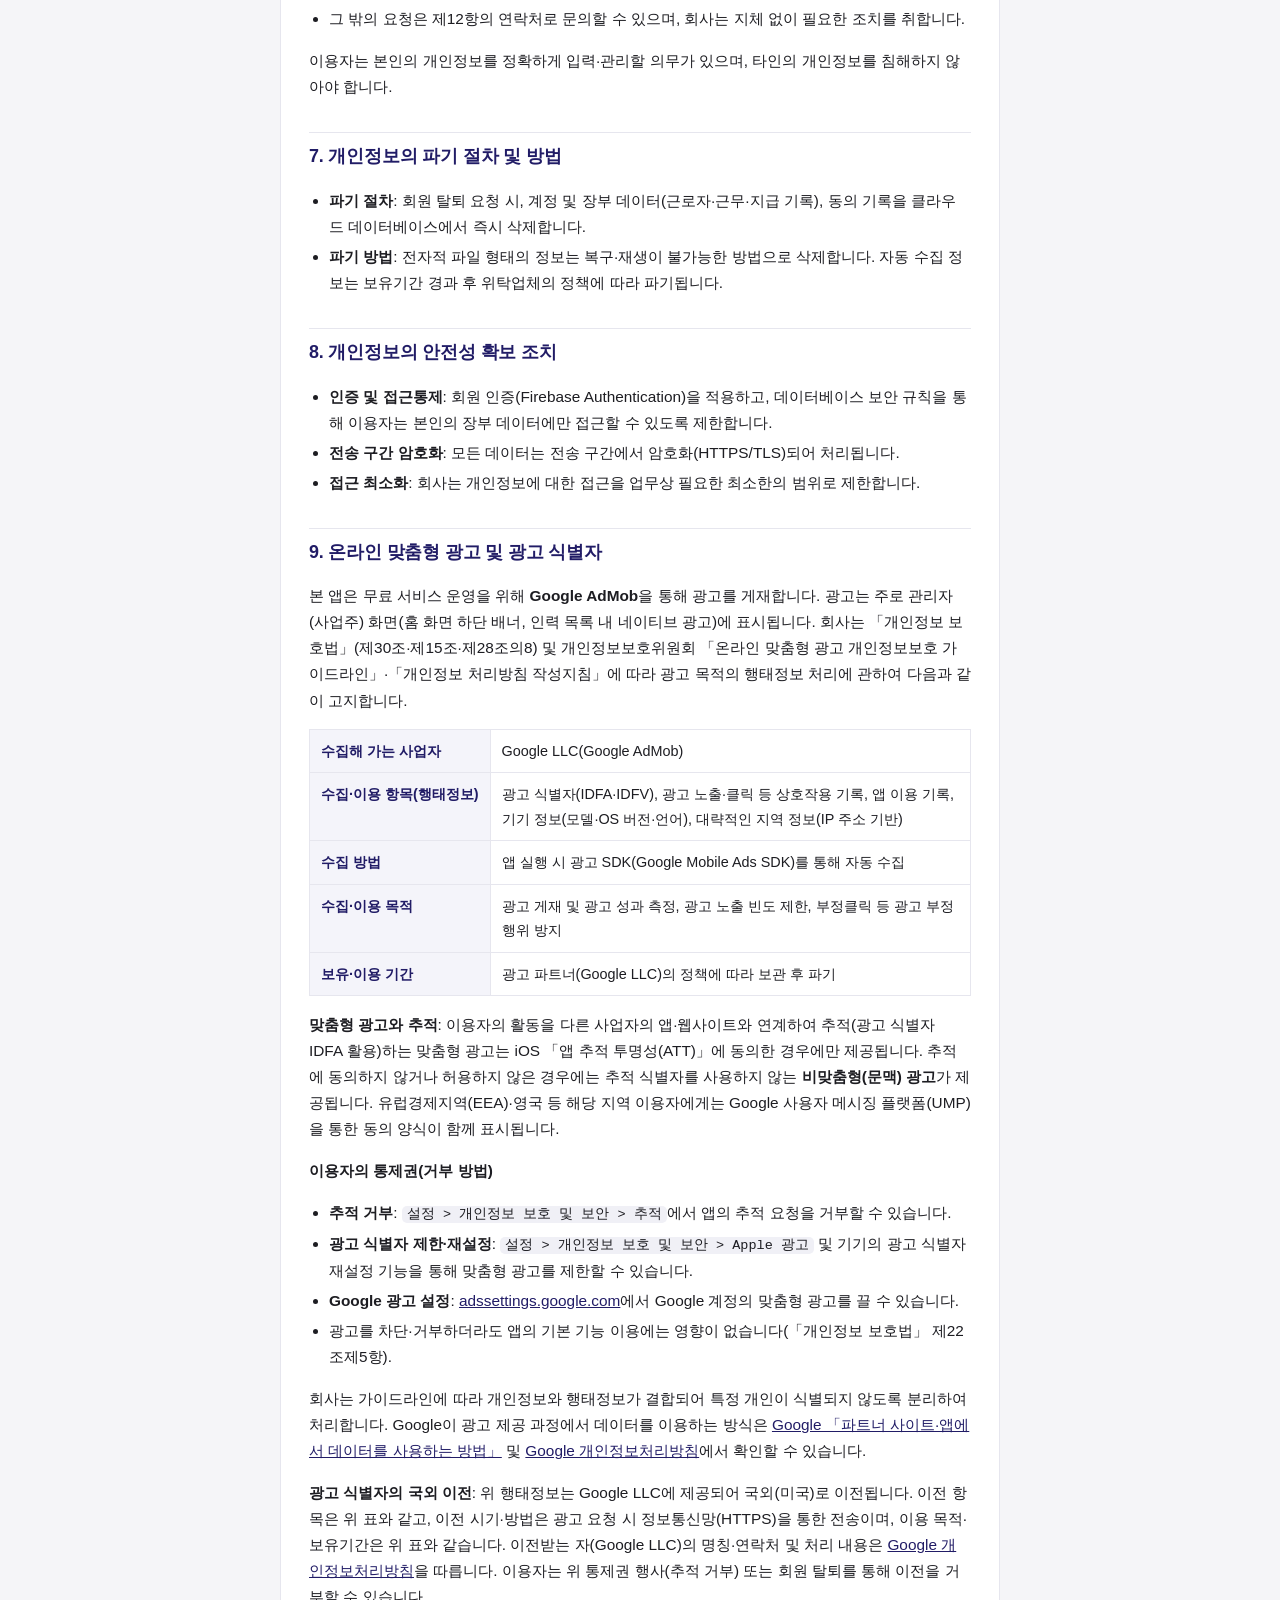
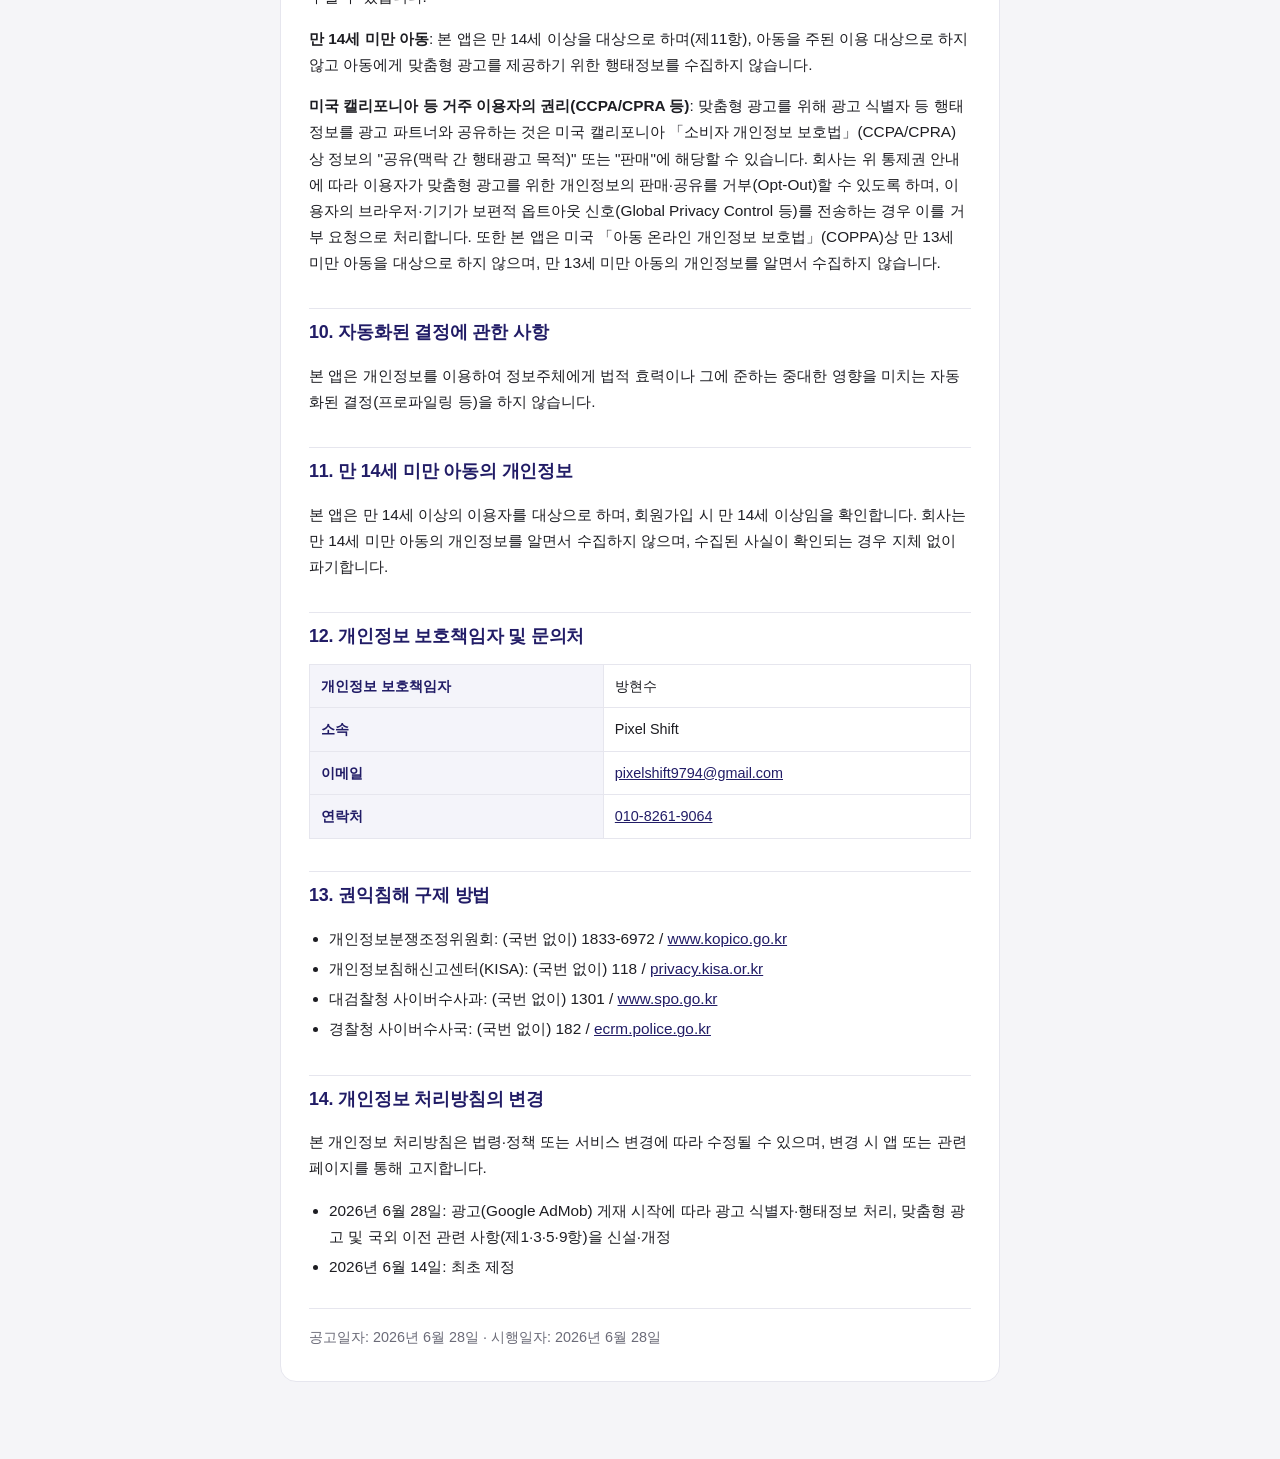
<file: shift-ledger/index.html>
<!DOCTYPE html>
<html lang="ko">
<head>
<meta charset="utf-8">
<meta name="viewport" content="width=device-width, initial-scale=1">
<title>시프트장부 개인정보 처리방침</title>
<meta name="robots" content="index, follow">
<link rel="stylesheet" href="../assets/style.css">
</head>
<body>
<div class="wrap">
<div class="card">

<a class="back" href="../">← 앱 목록으로</a>

<h1>시프트장부 개인정보 처리방침</h1>
<p class="lead">Pixel Shift(이하 "회사")는 「개인정보 보호법」 제30조 및 개인정보보호위원회 「개인정보 처리방침 작성지침」(2025.4.)에 따라 정보주체의 개인정보를 보호하고 관련 고충을 신속하고 원활하게 처리할 수 있도록 다음과 같이 개인정보 처리방침을 수립·공개합니다. 본 방침은 모바일 애플리케이션 <strong>시프트장부</strong>(이하 "앱")에 적용됩니다. 서비스 이용약관은 <a href="terms/">서비스 이용약관</a> 페이지에서 확인할 수 있습니다.</p>

<h2>1. 개인정보의 처리 목적 및 수집 항목</h2>
<p>회사는 회원 인증과 급여·근태 장부의 클라우드 동기화를 위해 다음과 같이 개인정보를 수집·이용합니다. 회원가입 시 개인정보 수집·이용에 대한 동의를 받으며, 비밀번호는 인증 제공자(Google Firebase Authentication)에 의해 암호화되어 저장되고 회사는 평문 비밀번호를 보유하지 않습니다.</p>
<table>
  <thead><tr><th>구분</th><th>수집 항목</th><th>수집·이용 목적</th><th>수집 방법</th></tr></thead>
  <tbody>
    <tr><td>회원가입·인증<br>(필수)</td><td>이메일 주소, 비밀번호(이메일 가입 시), 이름 또는 표시명, 소셜 로그인 식별자(Apple·Google 사용자 식별자)</td><td>회원 식별 및 인증, 계정 관리, 장부 데이터의 소유자 식별 및 동기화</td><td>회원가입·로그인 시 이용자 입력 또는 소셜 로그인 연동</td></tr>
    <tr><td>장부 데이터<br>(이용자 입력)</td><td>근로자 정보(닉네임, 일당·임금, 소속 그룹, 메모), 근무기록(근무일자, 공수, 임금, 지급액, 작업 내용), 지급·정산 내역(금액, 일자, 메모)</td><td>급여·근태 장부 관리 및 정산 기능 제공</td><td>이용자가 앱에서 직접 입력</td></tr>
    <tr><td>앱 이용 분석<br>(Firebase Analytics)</td><td>기기/설치 식별자, 앱 이용 기록(이벤트·화면 조회), 기기 정보(모델·OS 버전·언어), 대략적인 지역 정보(IP 주소 기반)</td><td>서비스 이용 통계 분석 및 기능 개선</td><td>앱 실행 시 자동 수집(앱 설정에서 거부 가능)</td></tr>
    <tr><td>오류 진단<br>(Firebase Crashlytics)</td><td>비정상 종료(크래시) 로그, 기기 상태·진단 정보</td><td>오류 원인 파악 및 안정성 개선</td><td>오류 발생 시 자동 수집(앱 설정에서 거부 가능)</td></tr>
    <tr><td>광고<br>(Google AdMob)</td><td>광고 식별자(IDFA·IDFV), 광고 노출·클릭 등 상호작용 기록, 기기 정보(모델·OS 버전·언어), 대략적인 지역 정보(IP 주소 기반)</td><td>광고 게재 및 성과 측정, 광고 노출 빈도 제한, 부정클릭 방지(자세한 사항은 제9항 참조)</td><td>앱 실행 시 광고 SDK를 통해 자동 수집(추적 거부 시 제한)</td></tr>
  </tbody>
</table>
<p>회사는 위 목적 외의 용도로 개인정보를 이용하지 않으며, 수집 목적이 변경되는 경우 「개인정보 보호법」 제18조에 따라 사전에 별도의 동의를 받습니다.</p>

<h2>2. 이용자가 입력하는 제3자(근로자)의 개인정보</h2>
<p>본 앱은 이용자(사업주·관리자 등)가 근로자 등 제3자의 정보(닉네임·임금 등)를 직접 입력·관리할 수 있는 도구를 제공합니다. 이와 관련하여 다음 사항을 안내합니다.</p>
<ul>
  <li>이용자가 입력한 근로자의 개인정보는 해당 이용자의 장부에만 귀속되며, 회사는 서비스(저장·동기화) 제공을 위한 처리자로서 이를 보관·처리합니다.</li>
  <li>제3자의 개인정보를 수집·이용하기 위한 적법한 근거(해당 정보주체의 동의 등)를 확보하고, 수집·이용 목적 범위에서 이용할 책임은 이를 입력한 이용자에게 있습니다.</li>
  <li>근로자 본인은 자신의 정보가 처리되고 있음을 알게 된 경우, 이를 입력한 이용자(관리자) 또는 제12항의 연락처를 통해 열람·정정·삭제를 요청할 수 있습니다.</li>
</ul>

<h2>3. 개인정보의 처리 및 보유 기간</h2>
<ul>
  <li><strong>회원 정보 및 장부 데이터</strong>: 회원 탈퇴 시까지 보유하며, 탈퇴 시 지체 없이 파기합니다. 앱은 설정 화면에서 회원 탈퇴(계정 및 모든 장부 데이터 삭제) 기능을 제공합니다.</li>
  <li><strong>동의 기록</strong>: 동의 사실의 증빙을 위해 회원 탈퇴 시까지 보유하며, 탈퇴 시 함께 파기합니다.</li>
  <li><strong>자동 수집 정보(Firebase Analytics·Crashlytics)</strong>: 위탁업체(Google LLC)의 정책에 따라 보관되며, 일반적으로 Analytics 데이터는 최대 14개월, Crashlytics 데이터는 약 90일 보관 후 삭제됩니다.</li>
  <li><strong>광고 관련 정보(Google AdMob)</strong>: 광고 파트너(Google LLC)의 정책에 따라 보관된 후 파기됩니다(제9항 참조).</li>
  <li>관계 법령에서 일정 기간 정보의 보관을 규정하는 경우, 회사는 해당 기간 동안 정보를 보관합니다.</li>
</ul>

<h2>4. 개인정보 처리의 위탁</h2>
<p>회사는 안정적인 서비스 제공을 위해 다음과 같이 개인정보 처리 업무를 위탁하고 있습니다.</p>
<table>
  <thead><tr><th>수탁자</th><th>위탁 업무 내용</th><th>보유·이용 기간</th></tr></thead>
  <tbody><tr><td>Google LLC<br>(Firebase Authentication, Cloud Firestore, Analytics, Crashlytics)</td><td>회원 인증, 장부 데이터의 클라우드 저장·동기화, 앱 이용 분석, 오류(크래시) 진단</td><td>위탁계약 종료 시 또는 제3항의 보유기간까지</td></tr></tbody>
</table>
<p>회사는 위탁계약 체결 시 개인정보가 안전하게 관리될 수 있도록 관련 사항을 규정하고 이를 감독합니다.</p>

<h2>5. 개인정보의 국외 이전</h2>
<p>회사는 위 위탁 업무 수행 과정에서 다음과 같이 개인정보를 국외로 이전합니다.</p>
<table>
  <tbody>
    <tr><th>이전받는 자</th><td>Google LLC (연락처: Google 개인정보처리방침 참조)</td></tr>
    <tr><th>이전 국가</th><td>미국</td></tr>
    <tr><th>이전 항목</th><td>제1항의 회원 정보(이메일·이름·식별자 등), 이용자가 입력한 장부 데이터(근로자 정보·근무·지급 기록), 자동 수집 정보(기기/설치 식별자, 앱 이용 기록, 기기 정보, 대략적 지역 정보, 크래시 진단 정보)</td></tr>
    <tr><th>이전 시기 및 방법</th><td>회원가입·로그인, 장부 데이터 저장·동기화, 앱 실행 또는 오류 발생 시, 정보통신망(HTTPS 암호화)을 통해 전송</td></tr>
    <tr><th>이용 목적</th><td>회원 인증, 장부 데이터의 클라우드 저장·동기화, 앱 이용 분석 및 오류 진단</td></tr>
    <tr><th>보유·이용 기간</th><td>제3항의 보유기간과 동일</td></tr>
    <tr><th>법적 근거</th><td>「개인정보 보호법」 제28조의8제1항제3호(계약의 이행 및 이용자 편의 제공을 위한 처리위탁·보관으로서 본 처리방침을 통한 공개)</td></tr>
  </tbody>
</table>
<p><strong>이전 거부 방법·절차 및 효과</strong>: 이용자는 회원 탈퇴를 통해 개인정보의 국외 이전을 거부할 수 있습니다. 다만 회원 인증과 장부의 클라우드 저장·동기화는 서비스의 본질적 기능이므로, 거부 시 서비스 이용이 제한됩니다. 분석·진단 데이터의 이전은 앱 설정에서 별도로 거부할 수 있으며, 거부하더라도 기본 기능 이용에는 영향이 없습니다.</p>
<p>광고 게재와 관련한 광고 식별자 등 행태정보의 국외 이전(Google LLC, 미국)은 제9항(온라인 맞춤형 광고 및 광고 식별자)에서 이전 항목·목적·보유기간 및 거부 방법과 함께 별도로 안내합니다.</p>
<ul>
  <li>Google 개인정보처리방침: <a href="https://policies.google.com/privacy">https://policies.google.com/privacy</a></li>
  <li>Firebase 개인정보 보호 안내: <a href="https://firebase.google.com/support/privacy">https://firebase.google.com/support/privacy</a></li>
</ul>

<h2>6. 정보주체와 법정대리인의 권리·의무 및 행사 방법</h2>
<p>이용자는 언제든지 다음의 권리를 행사할 수 있습니다.</p>
<ul>
  <li><strong>열람·정정</strong>: 앱 내에서 회원 정보, 근로자 정보 및 각종 기록을 직접 조회·수정할 수 있습니다.</li>
  <li><strong>삭제·처리정지·동의철회</strong>: 앱 <code>설정 &gt; 회원 탈퇴</code>를 통해 계정과 모든 장부 데이터를 삭제(동의 철회)할 수 있으며, <code>설정 &gt; 데이터 수집</code>에서 분석·진단 데이터 수집을 중단할 수 있습니다.</li>
  <li>그 밖의 요청은 제12항의 연락처로 문의할 수 있으며, 회사는 지체 없이 필요한 조치를 취합니다.</li>
</ul>
<p>이용자는 본인의 개인정보를 정확하게 입력·관리할 의무가 있으며, 타인의 개인정보를 침해하지 않아야 합니다.</p>

<h2>7. 개인정보의 파기 절차 및 방법</h2>
<ul>
  <li><strong>파기 절차</strong>: 회원 탈퇴 요청 시, 계정 및 장부 데이터(근로자·근무·지급 기록), 동의 기록을 클라우드 데이터베이스에서 즉시 삭제합니다.</li>
  <li><strong>파기 방법</strong>: 전자적 파일 형태의 정보는 복구·재생이 불가능한 방법으로 삭제합니다. 자동 수집 정보는 보유기간 경과 후 위탁업체의 정책에 따라 파기됩니다.</li>
</ul>

<h2>8. 개인정보의 안전성 확보 조치</h2>
<ul>
  <li><strong>인증 및 접근통제</strong>: 회원 인증(Firebase Authentication)을 적용하고, 데이터베이스 보안 규칙을 통해 이용자는 본인의 장부 데이터에만 접근할 수 있도록 제한합니다.</li>
  <li><strong>전송 구간 암호화</strong>: 모든 데이터는 전송 구간에서 암호화(HTTPS/TLS)되어 처리됩니다.</li>
  <li><strong>접근 최소화</strong>: 회사는 개인정보에 대한 접근을 업무상 필요한 최소한의 범위로 제한합니다.</li>
</ul>

<h2>9. 온라인 맞춤형 광고 및 광고 식별자</h2>
<p>본 앱은 무료 서비스 운영을 위해 <strong>Google AdMob</strong>을 통해 광고를 게재합니다. 광고는 주로 관리자(사업주) 화면(홈 화면 하단 배너, 인력 목록 내 네이티브 광고)에 표시됩니다. 회사는 「개인정보 보호법」(제30조·제15조·제28조의8) 및 개인정보보호위원회 「온라인 맞춤형 광고 개인정보보호 가이드라인」·「개인정보 처리방침 작성지침」에 따라 광고 목적의 행태정보 처리에 관하여 다음과 같이 고지합니다.</p>
<table>
  <tbody>
    <tr><th>수집해 가는 사업자</th><td>Google LLC(Google AdMob)</td></tr>
    <tr><th>수집·이용 항목(행태정보)</th><td>광고 식별자(IDFA·IDFV), 광고 노출·클릭 등 상호작용 기록, 앱 이용 기록, 기기 정보(모델·OS 버전·언어), 대략적인 지역 정보(IP 주소 기반)</td></tr>
    <tr><th>수집 방법</th><td>앱 실행 시 광고 SDK(Google Mobile Ads SDK)를 통해 자동 수집</td></tr>
    <tr><th>수집·이용 목적</th><td>광고 게재 및 광고 성과 측정, 광고 노출 빈도 제한, 부정클릭 등 광고 부정행위 방지</td></tr>
    <tr><th>보유·이용 기간</th><td>광고 파트너(Google LLC)의 정책에 따라 보관 후 파기</td></tr>
  </tbody>
</table>
<p><strong>맞춤형 광고와 추적</strong>: 이용자의 활동을 다른 사업자의 앱·웹사이트와 연계하여 추적(광고 식별자 IDFA 활용)하는 맞춤형 광고는 iOS 「앱 추적 투명성(ATT)」에 동의한 경우에만 제공됩니다. 추적에 동의하지 않거나 허용하지 않은 경우에는 추적 식별자를 사용하지 않는 <strong>비맞춤형(문맥) 광고</strong>가 제공됩니다. 유럽경제지역(EEA)·영국 등 해당 지역 이용자에게는 Google 사용자 메시징 플랫폼(UMP)을 통한 동의 양식이 함께 표시됩니다.</p>
<p><strong>이용자의 통제권(거부 방법)</strong></p>
<ul>
  <li><strong>추적 거부</strong>: <code>설정 &gt; 개인정보 보호 및 보안 &gt; 추적</code>에서 앱의 추적 요청을 거부할 수 있습니다.</li>
  <li><strong>광고 식별자 제한·재설정</strong>: <code>설정 &gt; 개인정보 보호 및 보안 &gt; Apple 광고</code> 및 기기의 광고 식별자 재설정 기능을 통해 맞춤형 광고를 제한할 수 있습니다.</li>
  <li><strong>Google 광고 설정</strong>: <a href="https://adssettings.google.com">adssettings.google.com</a>에서 Google 계정의 맞춤형 광고를 끌 수 있습니다.</li>
  <li>광고를 차단·거부하더라도 앱의 기본 기능 이용에는 영향이 없습니다(「개인정보 보호법」 제22조제5항).</li>
</ul>
<p>회사는 가이드라인에 따라 개인정보와 행태정보가 결합되어 특정 개인이 식별되지 않도록 분리하여 처리합니다. Google이 광고 제공 과정에서 데이터를 이용하는 방식은 <a href="https://policies.google.com/technologies/partner-sites">Google 「파트너 사이트·앱에서 데이터를 사용하는 방법」</a> 및 <a href="https://policies.google.com/privacy">Google 개인정보처리방침</a>에서 확인할 수 있습니다.</p>
<p><strong>광고 식별자의 국외 이전</strong>: 위 행태정보는 Google LLC에 제공되어 국외(미국)로 이전됩니다. 이전 항목은 위 표와 같고, 이전 시기·방법은 광고 요청 시 정보통신망(HTTPS)을 통한 전송이며, 이용 목적·보유기간은 위 표와 같습니다. 이전받는 자(Google LLC)의 명칭·연락처 및 처리 내용은 <a href="https://policies.google.com/privacy">Google 개인정보처리방침</a>을 따릅니다. 이용자는 위 통제권 행사(추적 거부) 또는 회원 탈퇴를 통해 이전을 거부할 수 있습니다.</p>
<p><strong>만 14세 미만 아동</strong>: 본 앱은 만 14세 이상을 대상으로 하며(제11항), 아동을 주된 이용 대상으로 하지 않고 아동에게 맞춤형 광고를 제공하기 위한 행태정보를 수집하지 않습니다.</p>
<p><strong>미국 캘리포니아 등 거주 이용자의 권리(CCPA/CPRA 등)</strong>: 맞춤형 광고를 위해 광고 식별자 등 행태정보를 광고 파트너와 공유하는 것은 미국 캘리포니아 「소비자 개인정보 보호법」(CCPA/CPRA)상 정보의 "공유(맥락 간 행태광고 목적)" 또는 "판매"에 해당할 수 있습니다. 회사는 위 통제권 안내에 따라 이용자가 맞춤형 광고를 위한 개인정보의 판매·공유를 거부(Opt-Out)할 수 있도록 하며, 이용자의 브라우저·기기가 보편적 옵트아웃 신호(Global Privacy Control 등)를 전송하는 경우 이를 거부 요청으로 처리합니다. 또한 본 앱은 미국 「아동 온라인 개인정보 보호법」(COPPA)상 만 13세 미만 아동을 대상으로 하지 않으며, 만 13세 미만 아동의 개인정보를 알면서 수집하지 않습니다.</p>

<h2>10. 자동화된 결정에 관한 사항</h2>
<p>본 앱은 개인정보를 이용하여 정보주체에게 법적 효력이나 그에 준하는 중대한 영향을 미치는 자동화된 결정(프로파일링 등)을 하지 않습니다.</p>

<h2>11. 만 14세 미만 아동의 개인정보</h2>
<p>본 앱은 만 14세 이상의 이용자를 대상으로 하며, 회원가입 시 만 14세 이상임을 확인합니다. 회사는 만 14세 미만 아동의 개인정보를 알면서 수집하지 않으며, 수집된 사실이 확인되는 경우 지체 없이 파기합니다.</p>

<h2>12. 개인정보 보호책임자 및 문의처</h2>
<table>
  <tbody>
    <tr><th>개인정보 보호책임자</th><td>방현수</td></tr>
    <tr><th>소속</th><td>Pixel Shift</td></tr>
    <tr><th>이메일</th><td><a href="mailto:pixelshift9794@gmail.com">pixelshift9794@gmail.com</a></td></tr>
    <tr><th>연락처</th><td><a href="tel:+821082619064">010-8261-9064</a></td></tr>
  </tbody>
</table>

<h2>13. 권익침해 구제 방법</h2>
<ul>
  <li>개인정보분쟁조정위원회: (국번 없이) 1833-6972 / <a href="https://www.kopico.go.kr">www.kopico.go.kr</a></li>
  <li>개인정보침해신고센터(KISA): (국번 없이) 118 / <a href="https://privacy.kisa.or.kr">privacy.kisa.or.kr</a></li>
  <li>대검찰청 사이버수사과: (국번 없이) 1301 / <a href="https://www.spo.go.kr">www.spo.go.kr</a></li>
  <li>경찰청 사이버수사국: (국번 없이) 182 / <a href="https://ecrm.police.go.kr">ecrm.police.go.kr</a></li>
</ul>

<h2>14. 개인정보 처리방침의 변경</h2>
<p>본 개인정보 처리방침은 법령·정책 또는 서비스 변경에 따라 수정될 수 있으며, 변경 시 앱 또는 관련 페이지를 통해 고지합니다.</p>
<ul>
  <li>2026년 6월 28일: 광고(Google AdMob) 게재 시작에 따라 광고 식별자·행태정보 처리, 맞춤형 광고 및 국외 이전 관련 사항(제1·3·5·9항)을 신설·개정</li>
  <li>2026년 6월 14일: 최초 제정</li>
</ul>

<div class="meta">
  공고일자: 2026년 6월 28일 · 시행일자: 2026년 6월 28일
</div>

</div>
</div>
</body>
</html>
</file>
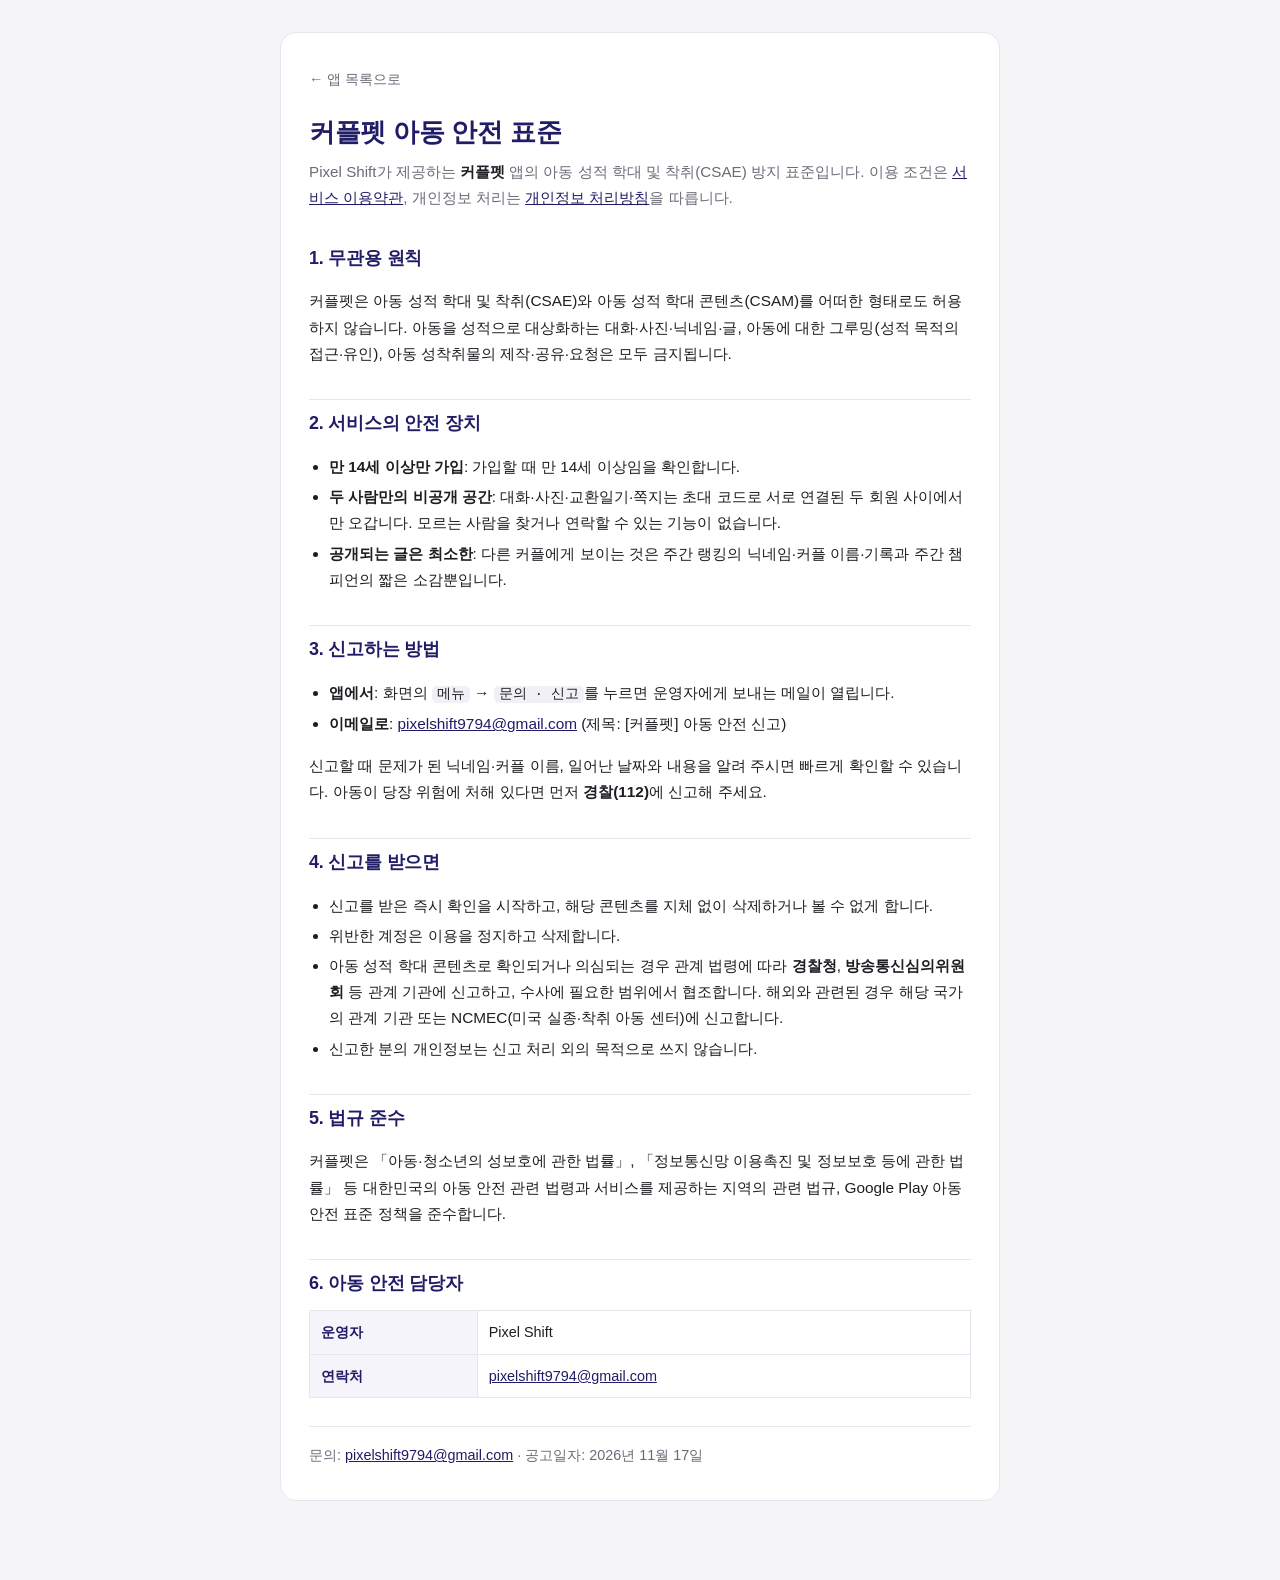
<file: couplepet/child-safety/index.html>
<!DOCTYPE html>
<html lang="ko">
<head>
<meta charset="utf-8">
<meta name="viewport" content="width=device-width, initial-scale=1">
<title>커플펫 아동 안전 표준</title>
<meta name="robots" content="index, follow">
<link rel="stylesheet" href="../../assets/style.css">
</head>
<body>
<div class="wrap">
<div class="card">

<a class="back" href="../../">← 앱 목록으로</a>

<h1>커플펫 아동 안전 표준</h1>
<p class="lead">Pixel Shift가 제공하는 <strong>커플펫</strong> 앱의 아동 성적 학대 및 착취(CSAE) 방지 표준입니다. 이용 조건은 <a href="../terms/">서비스 이용약관</a>, 개인정보 처리는 <a href="../">개인정보 처리방침</a>을 따릅니다.</p>

<h2>1. 무관용 원칙</h2>
<p>커플펫은 아동 성적 학대 및 착취(CSAE)와 아동 성적 학대 콘텐츠(CSAM)를 어떠한 형태로도 허용하지 않습니다. 아동을 성적으로 대상화하는 대화·사진·닉네임·글, 아동에 대한 그루밍(성적 목적의 접근·유인), 아동 성착취물의 제작·공유·요청은 모두 금지됩니다.</p>

<h2>2. 서비스의 안전 장치</h2>
<ul>
  <li><strong>만 14세 이상만 가입</strong>: 가입할 때 만 14세 이상임을 확인합니다.</li>
  <li><strong>두 사람만의 비공개 공간</strong>: 대화·사진·교환일기·쪽지는 초대 코드로 서로 연결된 두 회원 사이에서만 오갑니다. 모르는 사람을 찾거나 연락할 수 있는 기능이 없습니다.</li>
  <li><strong>공개되는 글은 최소한</strong>: 다른 커플에게 보이는 것은 주간 랭킹의 닉네임·커플 이름·기록과 주간 챔피언의 짧은 소감뿐입니다.</li>
</ul>

<h2>3. 신고하는 방법</h2>
<ul>
  <li><strong>앱에서</strong>: 화면의 <code>메뉴</code> → <code>문의 · 신고</code>를 누르면 운영자에게 보내는 메일이 열립니다.</li>
  <li><strong>이메일로</strong>: <a href="mailto:pixelshift9794@gmail.com?subject=%5B%EC%BB%A4%ED%94%8C%ED%8E%AB%5D%20%EC%95%84%EB%8F%99%20%EC%95%88%EC%A0%84%20%EC%8B%A0%EA%B3%A0">pixelshift9794@gmail.com</a> (제목: [커플펫] 아동 안전 신고)</li>
</ul>
<p>신고할 때 문제가 된 닉네임·커플 이름, 일어난 날짜와 내용을 알려 주시면 빠르게 확인할 수 있습니다. 아동이 당장 위험에 처해 있다면 먼저 <strong>경찰(112)</strong>에 신고해 주세요.</p>

<h2>4. 신고를 받으면</h2>
<ul>
  <li>신고를 받은 즉시 확인을 시작하고, 해당 콘텐츠를 지체 없이 삭제하거나 볼 수 없게 합니다.</li>
  <li>위반한 계정은 이용을 정지하고 삭제합니다.</li>
  <li>아동 성적 학대 콘텐츠로 확인되거나 의심되는 경우 관계 법령에 따라 <strong>경찰청</strong>, <strong>방송통신심의위원회</strong> 등 관계 기관에 신고하고, 수사에 필요한 범위에서 협조합니다. 해외와 관련된 경우 해당 국가의 관계 기관 또는 NCMEC(미국 실종·착취 아동 센터)에 신고합니다.</li>
  <li>신고한 분의 개인정보는 신고 처리 외의 목적으로 쓰지 않습니다.</li>
</ul>

<h2>5. 법규 준수</h2>
<p>커플펫은 「아동·청소년의 성보호에 관한 법률」, 「정보통신망 이용촉진 및 정보보호 등에 관한 법률」 등 대한민국의 아동 안전 관련 법령과 서비스를 제공하는 지역의 관련 법규, Google Play 아동 안전 표준 정책을 준수합니다.</p>

<h2>6. 아동 안전 담당자</h2>
<table>
  <tbody>
    <tr><th>운영자</th><td>Pixel Shift</td></tr>
    <tr><th>연락처</th><td><a href="mailto:pixelshift9794@gmail.com">pixelshift9794@gmail.com</a></td></tr>
  </tbody>
</table>

<div class="meta">
  문의: <a href="mailto:pixelshift9794@gmail.com">pixelshift9794@gmail.com</a> · 공고일자: 2026년 11월 17일
</div>

</div>
</div>
</body>
</html>
</file>
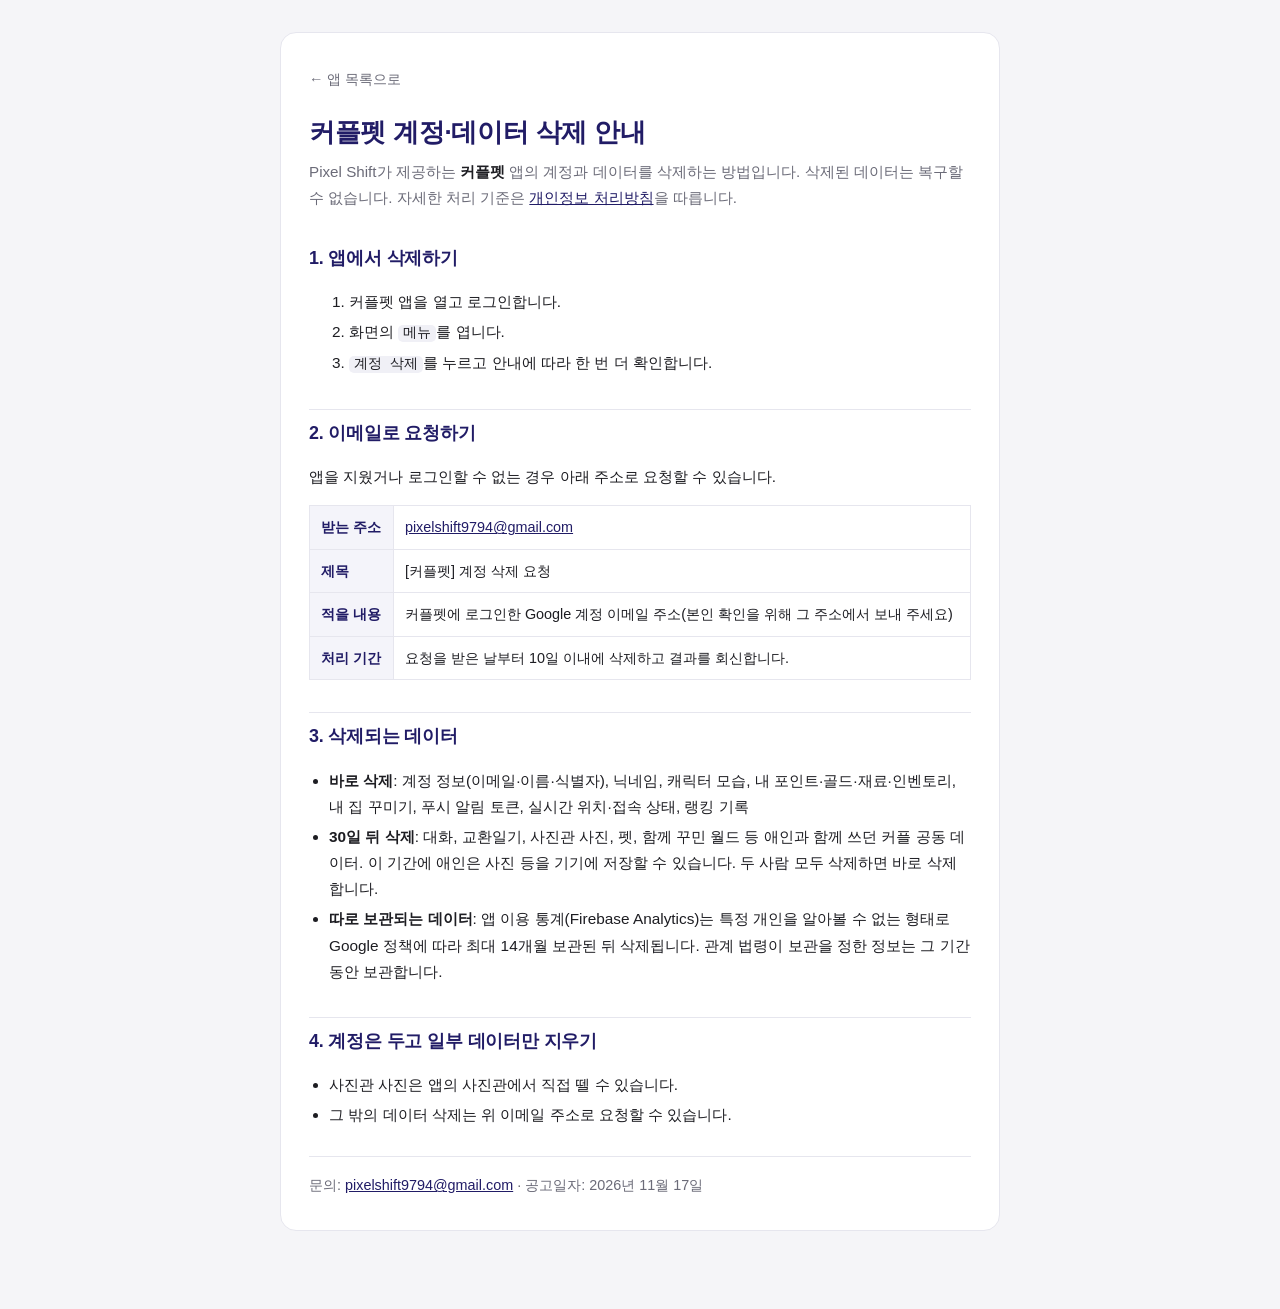
<file: couplepet/delete-account/index.html>
<!DOCTYPE html>
<html lang="ko">
<head>
<meta charset="utf-8">
<meta name="viewport" content="width=device-width, initial-scale=1">
<title>커플펫 계정·데이터 삭제 안내</title>
<meta name="robots" content="index, follow">
<link rel="stylesheet" href="../../assets/style.css">
</head>
<body>
<div class="wrap">
<div class="card">

<a class="back" href="../../">← 앱 목록으로</a>

<h1>커플펫 계정·데이터 삭제 안내</h1>
<p class="lead">Pixel Shift가 제공하는 <strong>커플펫</strong> 앱의 계정과 데이터를 삭제하는 방법입니다. 삭제된 데이터는 복구할 수 없습니다. 자세한 처리 기준은 <a href="../">개인정보 처리방침</a>을 따릅니다.</p>

<h2>1. 앱에서 삭제하기</h2>
<ol>
  <li>커플펫 앱을 열고 로그인합니다.</li>
  <li>화면의 <code>메뉴</code>를 엽니다.</li>
  <li><code>계정 삭제</code>를 누르고 안내에 따라 한 번 더 확인합니다.</li>
</ol>

<h2>2. 이메일로 요청하기</h2>
<p>앱을 지웠거나 로그인할 수 없는 경우 아래 주소로 요청할 수 있습니다.</p>
<table>
  <tbody>
    <tr><th>받는 주소</th><td><a href="mailto:pixelshift9794@gmail.com?subject=%5B%EC%BB%A4%ED%94%8C%ED%8E%AB%5D%20%EA%B3%84%EC%A0%95%20%EC%82%AD%EC%A0%9C%20%EC%9A%94%EC%B2%AD">pixelshift9794@gmail.com</a></td></tr>
    <tr><th>제목</th><td>[커플펫] 계정 삭제 요청</td></tr>
    <tr><th>적을 내용</th><td>커플펫에 로그인한 Google 계정 이메일 주소(본인 확인을 위해 그 주소에서 보내 주세요)</td></tr>
    <tr><th>처리 기간</th><td>요청을 받은 날부터 10일 이내에 삭제하고 결과를 회신합니다.</td></tr>
  </tbody>
</table>

<h2>3. 삭제되는 데이터</h2>
<ul>
  <li><strong>바로 삭제</strong>: 계정 정보(이메일·이름·식별자), 닉네임, 캐릭터 모습, 내 포인트·골드·재료·인벤토리, 내 집 꾸미기, 푸시 알림 토큰, 실시간 위치·접속 상태, 랭킹 기록</li>
  <li><strong>30일 뒤 삭제</strong>: 대화, 교환일기, 사진관 사진, 펫, 함께 꾸민 월드 등 애인과 함께 쓰던 커플 공동 데이터. 이 기간에 애인은 사진 등을 기기에 저장할 수 있습니다. 두 사람 모두 삭제하면 바로 삭제합니다.</li>
  <li><strong>따로 보관되는 데이터</strong>: 앱 이용 통계(Firebase Analytics)는 특정 개인을 알아볼 수 없는 형태로 Google 정책에 따라 최대 14개월 보관된 뒤 삭제됩니다. 관계 법령이 보관을 정한 정보는 그 기간 동안 보관합니다.</li>
</ul>

<h2>4. 계정은 두고 일부 데이터만 지우기</h2>
<ul>
  <li>사진관 사진은 앱의 사진관에서 직접 뗄 수 있습니다.</li>
  <li>그 밖의 데이터 삭제는 위 이메일 주소로 요청할 수 있습니다.</li>
</ul>

<div class="meta">
  문의: <a href="mailto:pixelshift9794@gmail.com">pixelshift9794@gmail.com</a> · 공고일자: 2026년 11월 17일
</div>

</div>
</div>
</body>
</html>
</file>
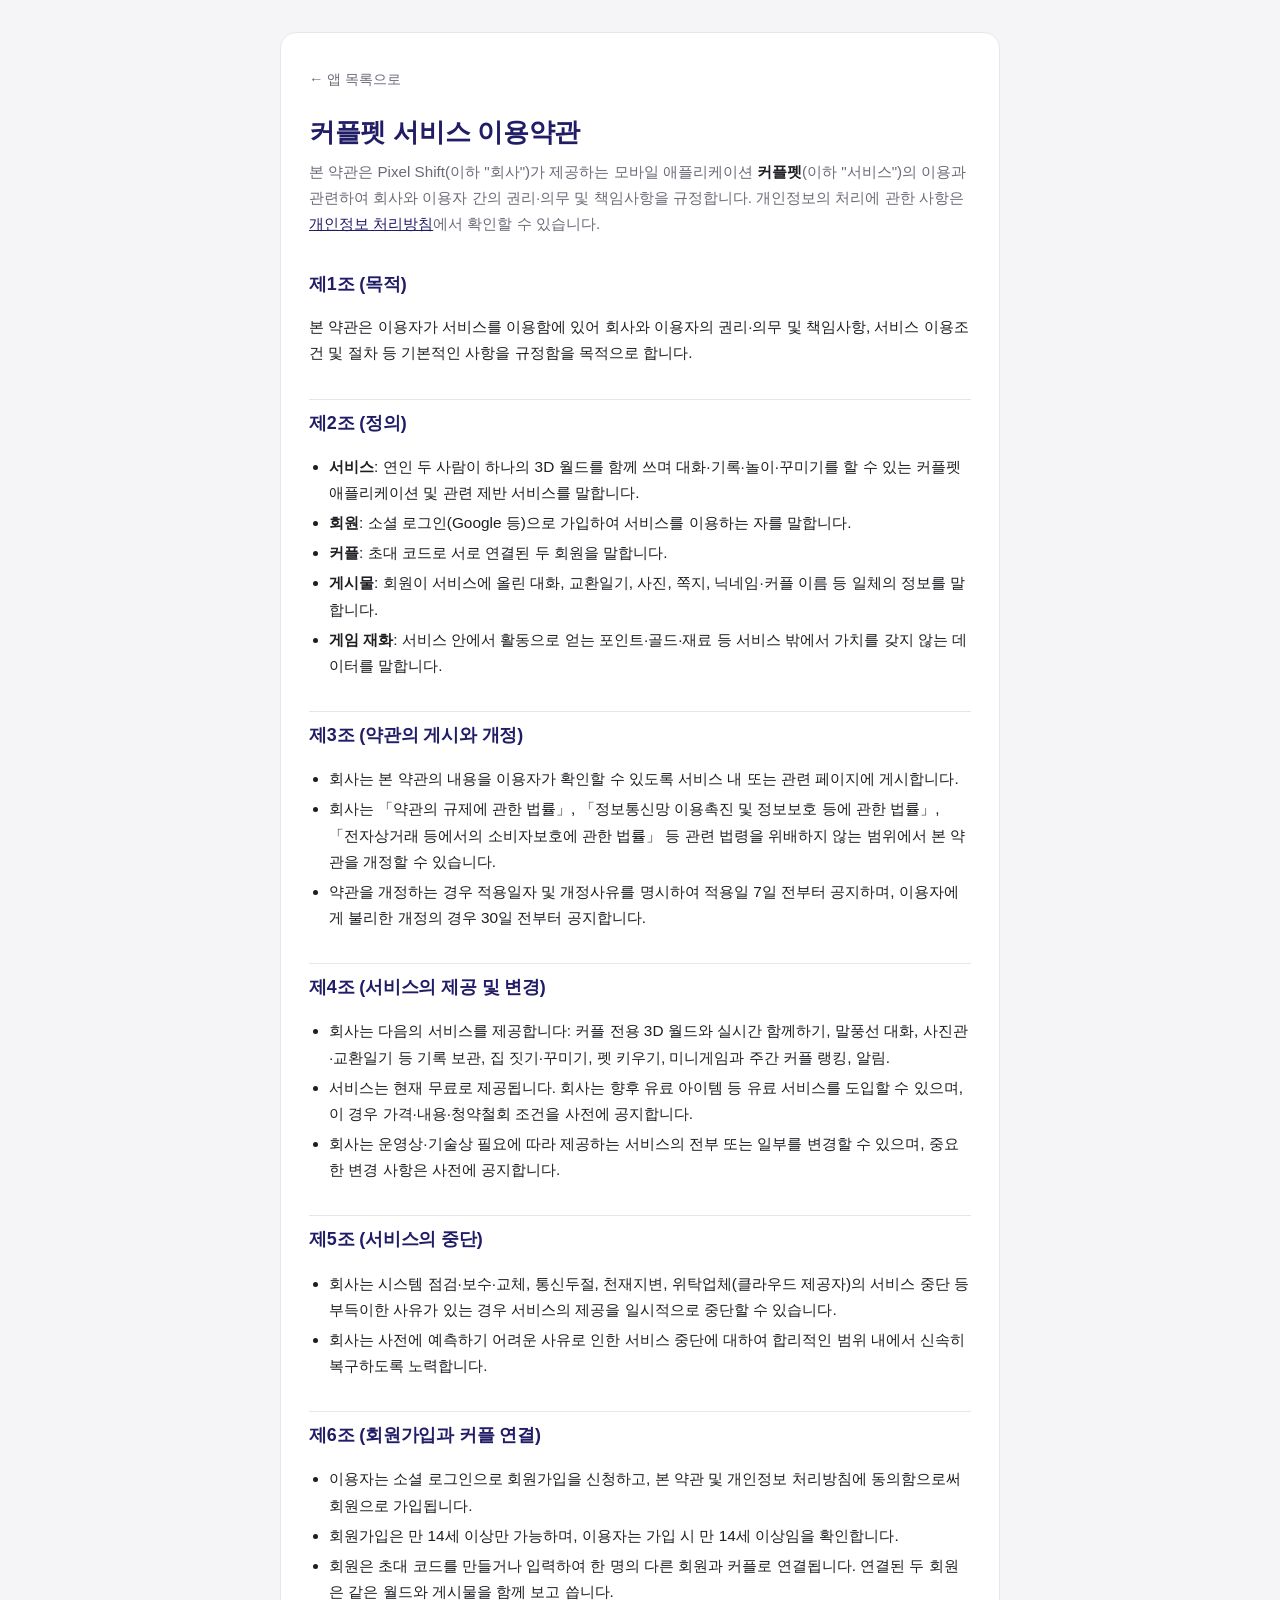
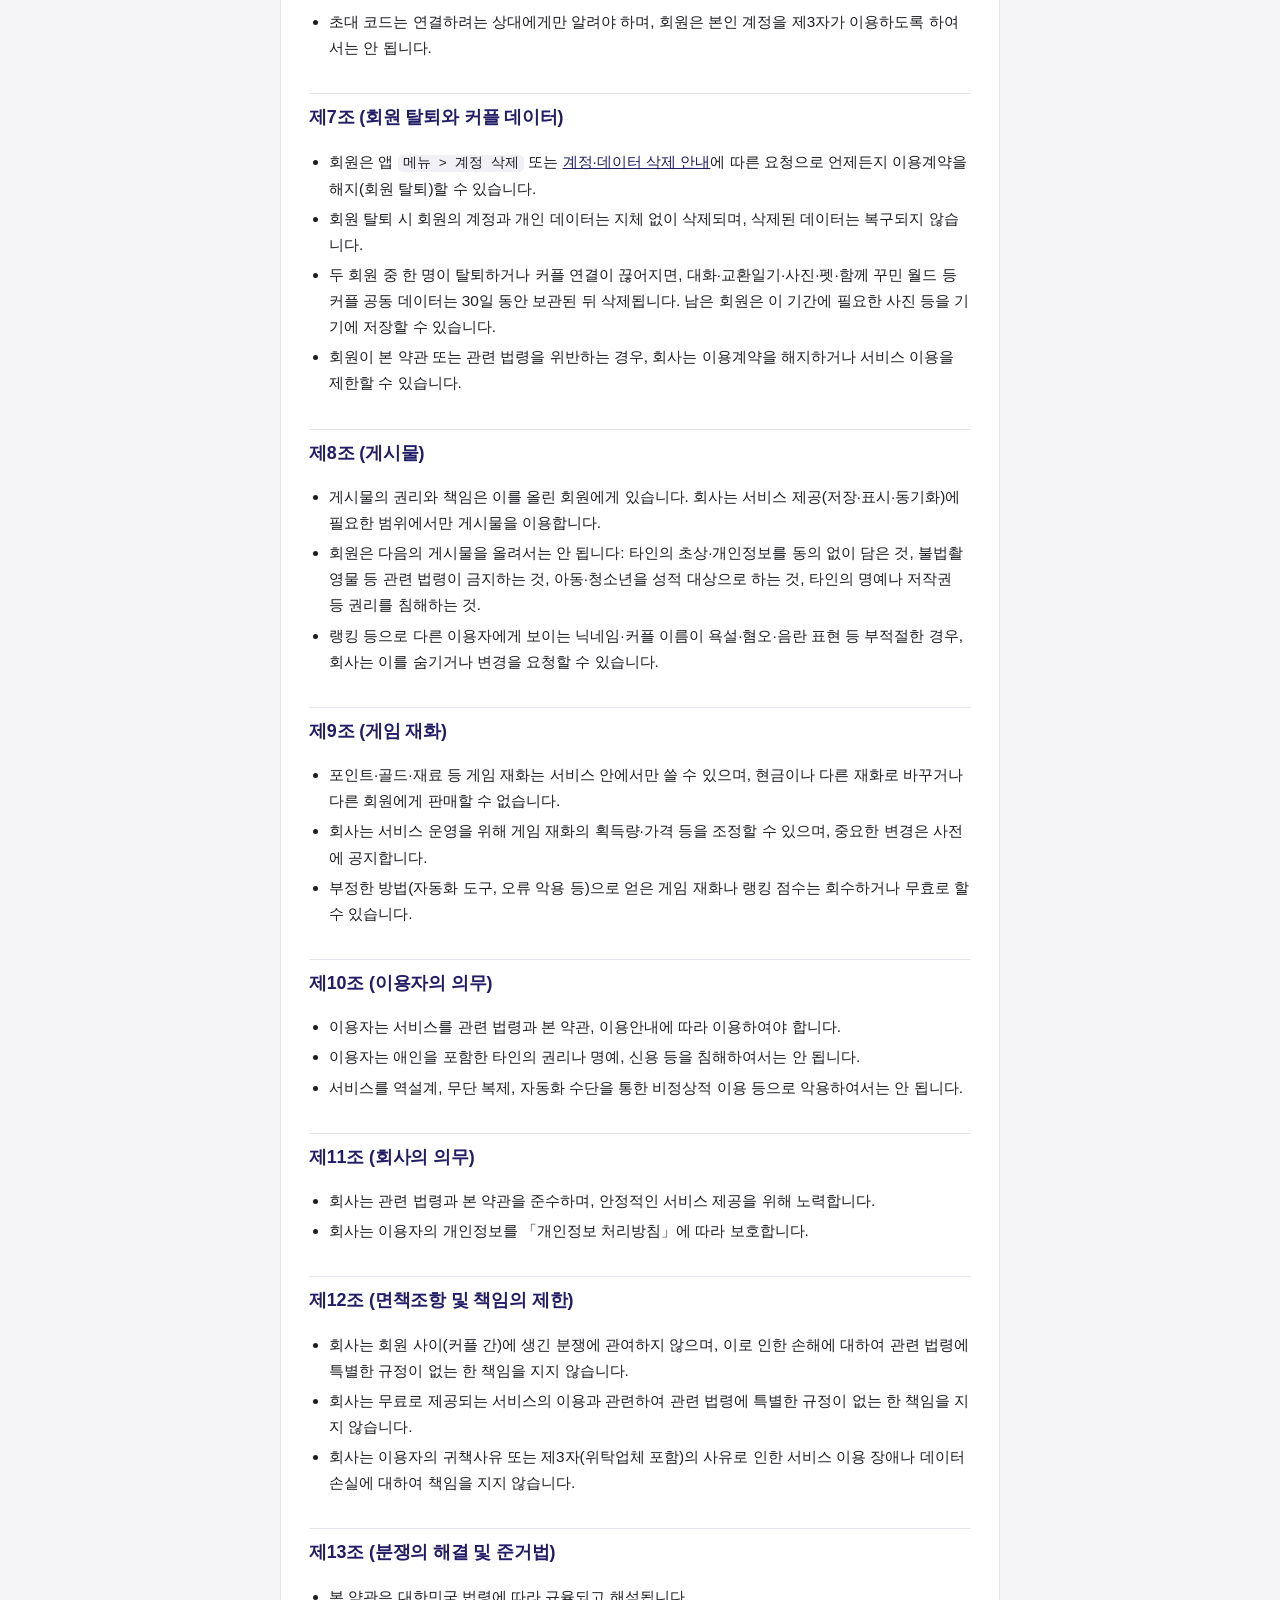
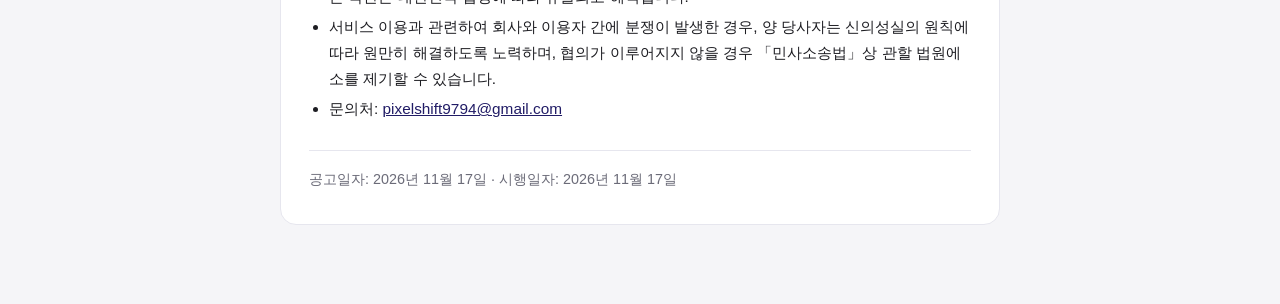
<file: couplepet/terms/index.html>
<!DOCTYPE html>
<html lang="ko">
<head>
<meta charset="utf-8">
<meta name="viewport" content="width=device-width, initial-scale=1">
<title>커플펫 서비스 이용약관</title>
<meta name="robots" content="index, follow">
<link rel="stylesheet" href="../../assets/style.css">
</head>
<body>
<div class="wrap">
<div class="card">

<a class="back" href="../../">← 앱 목록으로</a>

<h1>커플펫 서비스 이용약관</h1>
<p class="lead">본 약관은 Pixel Shift(이하 "회사")가 제공하는 모바일 애플리케이션 <strong>커플펫</strong>(이하 "서비스")의 이용과 관련하여 회사와 이용자 간의 권리·의무 및 책임사항을 규정합니다. 개인정보의 처리에 관한 사항은 <a href="../">개인정보 처리방침</a>에서 확인할 수 있습니다.</p>

<h2>제1조 (목적)</h2>
<p>본 약관은 이용자가 서비스를 이용함에 있어 회사와 이용자의 권리·의무 및 책임사항, 서비스 이용조건 및 절차 등 기본적인 사항을 규정함을 목적으로 합니다.</p>

<h2>제2조 (정의)</h2>
<ul>
  <li><strong>서비스</strong>: 연인 두 사람이 하나의 3D 월드를 함께 쓰며 대화·기록·놀이·꾸미기를 할 수 있는 커플펫 애플리케이션 및 관련 제반 서비스를 말합니다.</li>
  <li><strong>회원</strong>: 소셜 로그인(Google 등)으로 가입하여 서비스를 이용하는 자를 말합니다.</li>
  <li><strong>커플</strong>: 초대 코드로 서로 연결된 두 회원을 말합니다.</li>
  <li><strong>게시물</strong>: 회원이 서비스에 올린 대화, 교환일기, 사진, 쪽지, 닉네임·커플 이름 등 일체의 정보를 말합니다.</li>
  <li><strong>게임 재화</strong>: 서비스 안에서 활동으로 얻는 포인트·골드·재료 등 서비스 밖에서 가치를 갖지 않는 데이터를 말합니다.</li>
</ul>

<h2>제3조 (약관의 게시와 개정)</h2>
<ul>
  <li>회사는 본 약관의 내용을 이용자가 확인할 수 있도록 서비스 내 또는 관련 페이지에 게시합니다.</li>
  <li>회사는 「약관의 규제에 관한 법률」, 「정보통신망 이용촉진 및 정보보호 등에 관한 법률」, 「전자상거래 등에서의 소비자보호에 관한 법률」 등 관련 법령을 위배하지 않는 범위에서 본 약관을 개정할 수 있습니다.</li>
  <li>약관을 개정하는 경우 적용일자 및 개정사유를 명시하여 적용일 7일 전부터 공지하며, 이용자에게 불리한 개정의 경우 30일 전부터 공지합니다.</li>
</ul>

<h2>제4조 (서비스의 제공 및 변경)</h2>
<ul>
  <li>회사는 다음의 서비스를 제공합니다: 커플 전용 3D 월드와 실시간 함께하기, 말풍선 대화, 사진관·교환일기 등 기록 보관, 집 짓기·꾸미기, 펫 키우기, 미니게임과 주간 커플 랭킹, 알림.</li>
  <li>서비스는 현재 무료로 제공됩니다. 회사는 향후 유료 아이템 등 유료 서비스를 도입할 수 있으며, 이 경우 가격·내용·청약철회 조건을 사전에 공지합니다.</li>
  <li>회사는 운영상·기술상 필요에 따라 제공하는 서비스의 전부 또는 일부를 변경할 수 있으며, 중요한 변경 사항은 사전에 공지합니다.</li>
</ul>

<h2>제5조 (서비스의 중단)</h2>
<ul>
  <li>회사는 시스템 점검·보수·교체, 통신두절, 천재지변, 위탁업체(클라우드 제공자)의 서비스 중단 등 부득이한 사유가 있는 경우 서비스의 제공을 일시적으로 중단할 수 있습니다.</li>
  <li>회사는 사전에 예측하기 어려운 사유로 인한 서비스 중단에 대하여 합리적인 범위 내에서 신속히 복구하도록 노력합니다.</li>
</ul>

<h2>제6조 (회원가입과 커플 연결)</h2>
<ul>
  <li>이용자는 소셜 로그인으로 회원가입을 신청하고, 본 약관 및 개인정보 처리방침에 동의함으로써 회원으로 가입됩니다.</li>
  <li>회원가입은 만 14세 이상만 가능하며, 이용자는 가입 시 만 14세 이상임을 확인합니다.</li>
  <li>회원은 초대 코드를 만들거나 입력하여 한 명의 다른 회원과 커플로 연결됩니다. 연결된 두 회원은 같은 월드와 게시물을 함께 보고 씁니다.</li>
  <li>초대 코드는 연결하려는 상대에게만 알려야 하며, 회원은 본인 계정을 제3자가 이용하도록 하여서는 안 됩니다.</li>
</ul>

<h2>제7조 (회원 탈퇴와 커플 데이터)</h2>
<ul>
  <li>회원은 앱 <code>메뉴 &gt; 계정 삭제</code> 또는 <a href="../delete-account/">계정·데이터 삭제 안내</a>에 따른 요청으로 언제든지 이용계약을 해지(회원 탈퇴)할 수 있습니다.</li>
  <li>회원 탈퇴 시 회원의 계정과 개인 데이터는 지체 없이 삭제되며, 삭제된 데이터는 복구되지 않습니다.</li>
  <li>두 회원 중 한 명이 탈퇴하거나 커플 연결이 끊어지면, 대화·교환일기·사진·펫·함께 꾸민 월드 등 커플 공동 데이터는 30일 동안 보관된 뒤 삭제됩니다. 남은 회원은 이 기간에 필요한 사진 등을 기기에 저장할 수 있습니다.</li>
  <li>회원이 본 약관 또는 관련 법령을 위반하는 경우, 회사는 이용계약을 해지하거나 서비스 이용을 제한할 수 있습니다.</li>
</ul>

<h2>제8조 (게시물)</h2>
<ul>
  <li>게시물의 권리와 책임은 이를 올린 회원에게 있습니다. 회사는 서비스 제공(저장·표시·동기화)에 필요한 범위에서만 게시물을 이용합니다.</li>
  <li>회원은 다음의 게시물을 올려서는 안 됩니다: 타인의 초상·개인정보를 동의 없이 담은 것, 불법촬영물 등 관련 법령이 금지하는 것, 아동·청소년을 성적 대상으로 하는 것, 타인의 명예나 저작권 등 권리를 침해하는 것.</li>
  <li>랭킹 등으로 다른 이용자에게 보이는 닉네임·커플 이름이 욕설·혐오·음란 표현 등 부적절한 경우, 회사는 이를 숨기거나 변경을 요청할 수 있습니다.</li>
</ul>

<h2>제9조 (게임 재화)</h2>
<ul>
  <li>포인트·골드·재료 등 게임 재화는 서비스 안에서만 쓸 수 있으며, 현금이나 다른 재화로 바꾸거나 다른 회원에게 판매할 수 없습니다.</li>
  <li>회사는 서비스 운영을 위해 게임 재화의 획득량·가격 등을 조정할 수 있으며, 중요한 변경은 사전에 공지합니다.</li>
  <li>부정한 방법(자동화 도구, 오류 악용 등)으로 얻은 게임 재화나 랭킹 점수는 회수하거나 무효로 할 수 있습니다.</li>
</ul>

<h2>제10조 (이용자의 의무)</h2>
<ul>
  <li>이용자는 서비스를 관련 법령과 본 약관, 이용안내에 따라 이용하여야 합니다.</li>
  <li>이용자는 애인을 포함한 타인의 권리나 명예, 신용 등을 침해하여서는 안 됩니다.</li>
  <li>서비스를 역설계, 무단 복제, 자동화 수단을 통한 비정상적 이용 등으로 악용하여서는 안 됩니다.</li>
</ul>

<h2>제11조 (회사의 의무)</h2>
<ul>
  <li>회사는 관련 법령과 본 약관을 준수하며, 안정적인 서비스 제공을 위해 노력합니다.</li>
  <li>회사는 이용자의 개인정보를 「개인정보 처리방침」에 따라 보호합니다.</li>
</ul>

<h2>제12조 (면책조항 및 책임의 제한)</h2>
<ul>
  <li>회사는 회원 사이(커플 간)에 생긴 분쟁에 관여하지 않으며, 이로 인한 손해에 대하여 관련 법령에 특별한 규정이 없는 한 책임을 지지 않습니다.</li>
  <li>회사는 무료로 제공되는 서비스의 이용과 관련하여 관련 법령에 특별한 규정이 없는 한 책임을 지지 않습니다.</li>
  <li>회사는 이용자의 귀책사유 또는 제3자(위탁업체 포함)의 사유로 인한 서비스 이용 장애나 데이터 손실에 대하여 책임을 지지 않습니다.</li>
</ul>

<h2>제13조 (분쟁의 해결 및 준거법)</h2>
<ul>
  <li>본 약관은 대한민국 법령에 따라 규율되고 해석됩니다.</li>
  <li>서비스 이용과 관련하여 회사와 이용자 간에 분쟁이 발생한 경우, 양 당사자는 신의성실의 원칙에 따라 원만히 해결하도록 노력하며, 협의가 이루어지지 않을 경우 「민사소송법」상 관할 법원에 소를 제기할 수 있습니다.</li>
  <li>문의처: <a href="mailto:pixelshift9794@gmail.com">pixelshift9794@gmail.com</a></li>
</ul>

<div class="meta">
  공고일자: 2026년 11월 17일 · 시행일자: 2026년 11월 17일
</div>

</div>
</div>
</body>
</html>
</file>
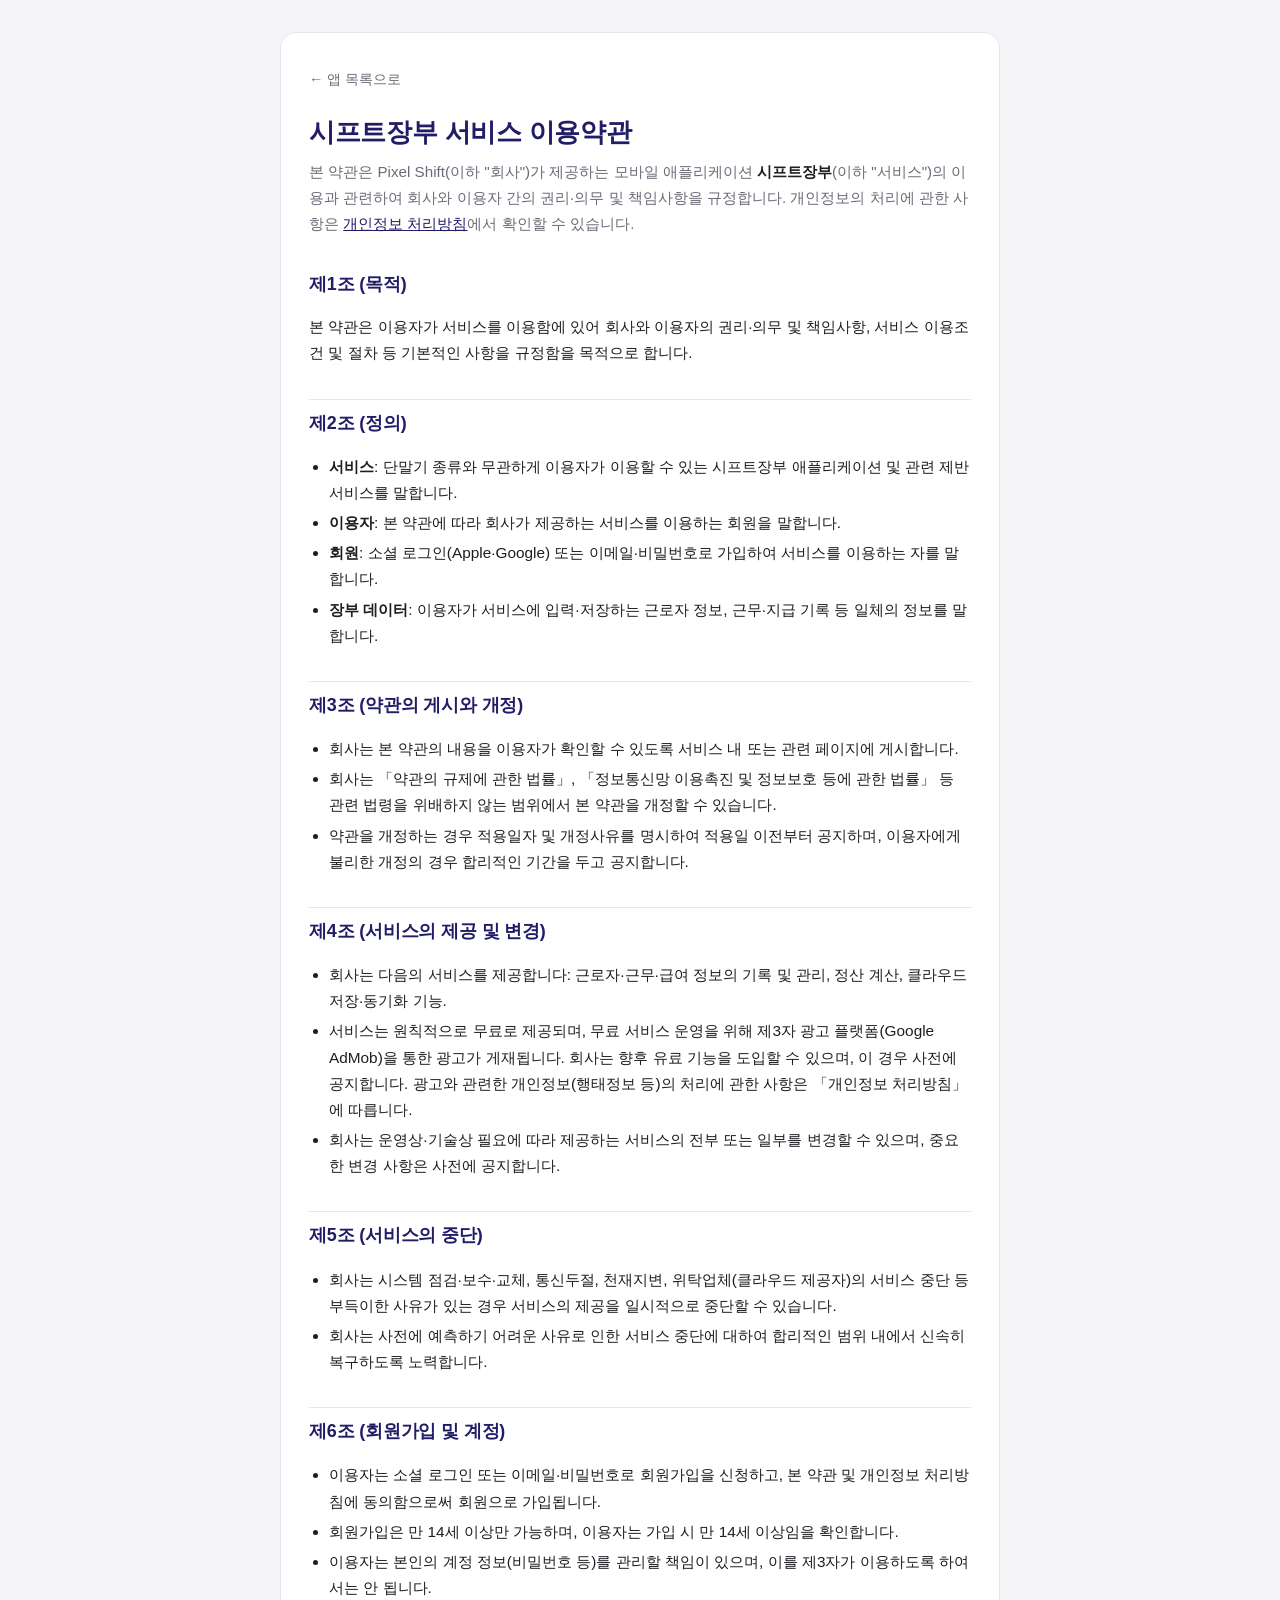
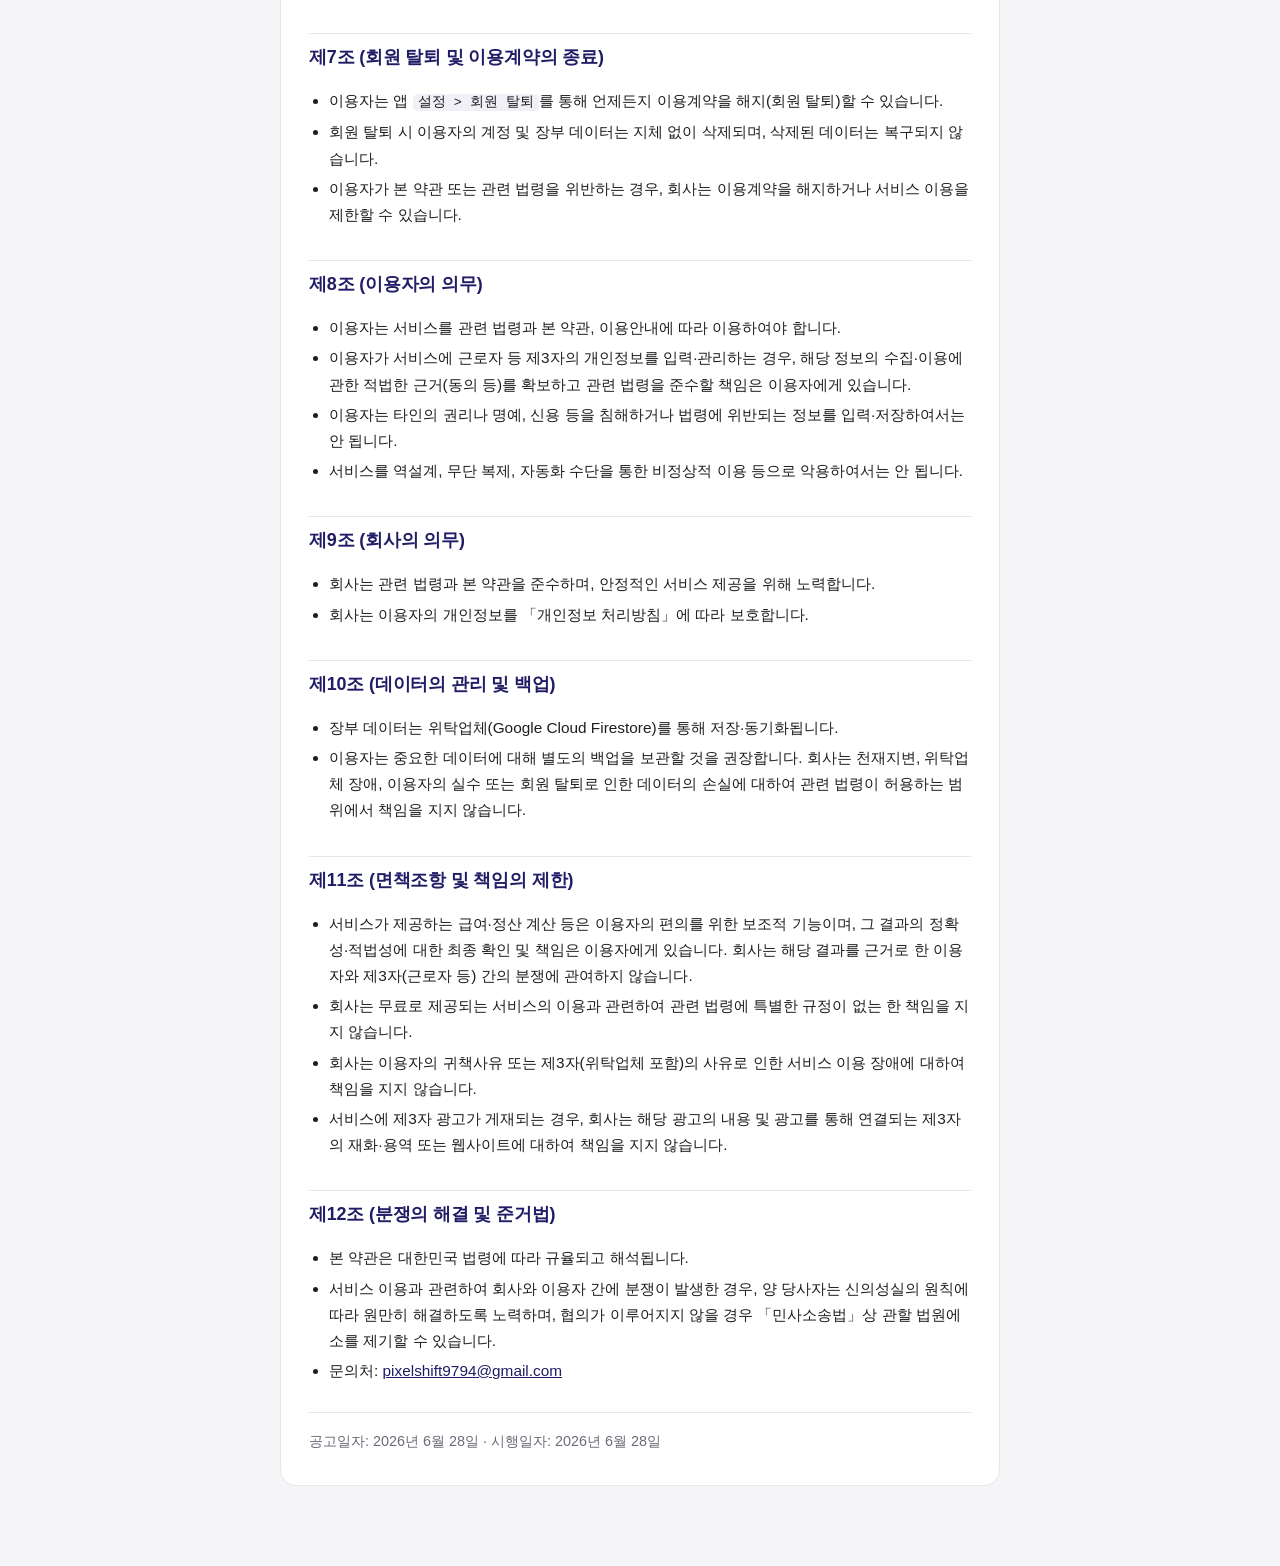
<file: shift-ledger/terms/index.html>
<!DOCTYPE html>
<html lang="ko">
<head>
<meta charset="utf-8">
<meta name="viewport" content="width=device-width, initial-scale=1">
<title>시프트장부 서비스 이용약관</title>
<meta name="robots" content="index, follow">
<link rel="stylesheet" href="../../assets/style.css">
</head>
<body>
<div class="wrap">
<div class="card">

<a class="back" href="../../">← 앱 목록으로</a>

<h1>시프트장부 서비스 이용약관</h1>
<p class="lead">본 약관은 Pixel Shift(이하 "회사")가 제공하는 모바일 애플리케이션 <strong>시프트장부</strong>(이하 "서비스")의 이용과 관련하여 회사와 이용자 간의 권리·의무 및 책임사항을 규정합니다. 개인정보의 처리에 관한 사항은 <a href="../">개인정보 처리방침</a>에서 확인할 수 있습니다.</p>

<h2>제1조 (목적)</h2>
<p>본 약관은 이용자가 서비스를 이용함에 있어 회사와 이용자의 권리·의무 및 책임사항, 서비스 이용조건 및 절차 등 기본적인 사항을 규정함을 목적으로 합니다.</p>

<h2>제2조 (정의)</h2>
<ul>
  <li><strong>서비스</strong>: 단말기 종류와 무관하게 이용자가 이용할 수 있는 시프트장부 애플리케이션 및 관련 제반 서비스를 말합니다.</li>
  <li><strong>이용자</strong>: 본 약관에 따라 회사가 제공하는 서비스를 이용하는 회원을 말합니다.</li>
  <li><strong>회원</strong>: 소셜 로그인(Apple·Google) 또는 이메일·비밀번호로 가입하여 서비스를 이용하는 자를 말합니다.</li>
  <li><strong>장부 데이터</strong>: 이용자가 서비스에 입력·저장하는 근로자 정보, 근무·지급 기록 등 일체의 정보를 말합니다.</li>
</ul>

<h2>제3조 (약관의 게시와 개정)</h2>
<ul>
  <li>회사는 본 약관의 내용을 이용자가 확인할 수 있도록 서비스 내 또는 관련 페이지에 게시합니다.</li>
  <li>회사는 「약관의 규제에 관한 법률」, 「정보통신망 이용촉진 및 정보보호 등에 관한 법률」 등 관련 법령을 위배하지 않는 범위에서 본 약관을 개정할 수 있습니다.</li>
  <li>약관을 개정하는 경우 적용일자 및 개정사유를 명시하여 적용일 이전부터 공지하며, 이용자에게 불리한 개정의 경우 합리적인 기간을 두고 공지합니다.</li>
</ul>

<h2>제4조 (서비스의 제공 및 변경)</h2>
<ul>
  <li>회사는 다음의 서비스를 제공합니다: 근로자·근무·급여 정보의 기록 및 관리, 정산 계산, 클라우드 저장·동기화 기능.</li>
  <li>서비스는 원칙적으로 무료로 제공되며, 무료 서비스 운영을 위해 제3자 광고 플랫폼(Google AdMob)을 통한 광고가 게재됩니다. 회사는 향후 유료 기능을 도입할 수 있으며, 이 경우 사전에 공지합니다. 광고와 관련한 개인정보(행태정보 등)의 처리에 관한 사항은 「개인정보 처리방침」에 따릅니다.</li>
  <li>회사는 운영상·기술상 필요에 따라 제공하는 서비스의 전부 또는 일부를 변경할 수 있으며, 중요한 변경 사항은 사전에 공지합니다.</li>
</ul>

<h2>제5조 (서비스의 중단)</h2>
<ul>
  <li>회사는 시스템 점검·보수·교체, 통신두절, 천재지변, 위탁업체(클라우드 제공자)의 서비스 중단 등 부득이한 사유가 있는 경우 서비스의 제공을 일시적으로 중단할 수 있습니다.</li>
  <li>회사는 사전에 예측하기 어려운 사유로 인한 서비스 중단에 대하여 합리적인 범위 내에서 신속히 복구하도록 노력합니다.</li>
</ul>

<h2>제6조 (회원가입 및 계정)</h2>
<ul>
  <li>이용자는 소셜 로그인 또는 이메일·비밀번호로 회원가입을 신청하고, 본 약관 및 개인정보 처리방침에 동의함으로써 회원으로 가입됩니다.</li>
  <li>회원가입은 만 14세 이상만 가능하며, 이용자는 가입 시 만 14세 이상임을 확인합니다.</li>
  <li>이용자는 본인의 계정 정보(비밀번호 등)를 관리할 책임이 있으며, 이를 제3자가 이용하도록 하여서는 안 됩니다.</li>
</ul>

<h2>제7조 (회원 탈퇴 및 이용계약의 종료)</h2>
<ul>
  <li>이용자는 앱 <code>설정 &gt; 회원 탈퇴</code>를 통해 언제든지 이용계약을 해지(회원 탈퇴)할 수 있습니다.</li>
  <li>회원 탈퇴 시 이용자의 계정 및 장부 데이터는 지체 없이 삭제되며, 삭제된 데이터는 복구되지 않습니다.</li>
  <li>이용자가 본 약관 또는 관련 법령을 위반하는 경우, 회사는 이용계약을 해지하거나 서비스 이용을 제한할 수 있습니다.</li>
</ul>

<h2>제8조 (이용자의 의무)</h2>
<ul>
  <li>이용자는 서비스를 관련 법령과 본 약관, 이용안내에 따라 이용하여야 합니다.</li>
  <li>이용자가 서비스에 근로자 등 제3자의 개인정보를 입력·관리하는 경우, 해당 정보의 수집·이용에 관한 적법한 근거(동의 등)를 확보하고 관련 법령을 준수할 책임은 이용자에게 있습니다.</li>
  <li>이용자는 타인의 권리나 명예, 신용 등을 침해하거나 법령에 위반되는 정보를 입력·저장하여서는 안 됩니다.</li>
  <li>서비스를 역설계, 무단 복제, 자동화 수단을 통한 비정상적 이용 등으로 악용하여서는 안 됩니다.</li>
</ul>

<h2>제9조 (회사의 의무)</h2>
<ul>
  <li>회사는 관련 법령과 본 약관을 준수하며, 안정적인 서비스 제공을 위해 노력합니다.</li>
  <li>회사는 이용자의 개인정보를 「개인정보 처리방침」에 따라 보호합니다.</li>
</ul>

<h2>제10조 (데이터의 관리 및 백업)</h2>
<ul>
  <li>장부 데이터는 위탁업체(Google Cloud Firestore)를 통해 저장·동기화됩니다.</li>
  <li>이용자는 중요한 데이터에 대해 별도의 백업을 보관할 것을 권장합니다. 회사는 천재지변, 위탁업체 장애, 이용자의 실수 또는 회원 탈퇴로 인한 데이터의 손실에 대하여 관련 법령이 허용하는 범위에서 책임을 지지 않습니다.</li>
</ul>

<h2>제11조 (면책조항 및 책임의 제한)</h2>
<ul>
  <li>서비스가 제공하는 급여·정산 계산 등은 이용자의 편의를 위한 보조적 기능이며, 그 결과의 정확성·적법성에 대한 최종 확인 및 책임은 이용자에게 있습니다. 회사는 해당 결과를 근거로 한 이용자와 제3자(근로자 등) 간의 분쟁에 관여하지 않습니다.</li>
  <li>회사는 무료로 제공되는 서비스의 이용과 관련하여 관련 법령에 특별한 규정이 없는 한 책임을 지지 않습니다.</li>
  <li>회사는 이용자의 귀책사유 또는 제3자(위탁업체 포함)의 사유로 인한 서비스 이용 장애에 대하여 책임을 지지 않습니다.</li>
  <li>서비스에 제3자 광고가 게재되는 경우, 회사는 해당 광고의 내용 및 광고를 통해 연결되는 제3자의 재화·용역 또는 웹사이트에 대하여 책임을 지지 않습니다.</li>
</ul>

<h2>제12조 (분쟁의 해결 및 준거법)</h2>
<ul>
  <li>본 약관은 대한민국 법령에 따라 규율되고 해석됩니다.</li>
  <li>서비스 이용과 관련하여 회사와 이용자 간에 분쟁이 발생한 경우, 양 당사자는 신의성실의 원칙에 따라 원만히 해결하도록 노력하며, 협의가 이루어지지 않을 경우 「민사소송법」상 관할 법원에 소를 제기할 수 있습니다.</li>
  <li>문의처: <a href="mailto:pixelshift9794@gmail.com">pixelshift9794@gmail.com</a></li>
</ul>

<div class="meta">
  공고일자: 2026년 6월 28일 · 시행일자: 2026년 6월 28일
</div>

</div>
</div>
</body>
</html>
</file>
<file: assets/style.css>
:root {
  --primary: #211C66;
  --ink: #1d1d22;
  --muted: #6b6b78;
  --line: #e6e6ee;
  --bg: #ffffff;
}
* { box-sizing: border-box; }
body {
  margin: 0; background: #f5f5f8; color: var(--ink);
  font-family: -apple-system, BlinkMacSystemFont, "Apple SD Gothic Neo", "Pretendard",
    "Malgun Gothic", "Segoe UI", Roboto, sans-serif;
  line-height: 1.7; -webkit-text-size-adjust: 100%;
}
.wrap { max-width: 760px; margin: 0 auto; padding: 32px 20px 80px; }
.card { background: var(--bg); border: 1px solid var(--line); border-radius: 16px; padding: 32px 28px; }
h1 { font-size: 1.6rem; color: var(--primary); margin: 0 0 4px; letter-spacing: -0.01em; }
.lead { color: var(--muted); font-size: 0.95rem; margin: 0 0 28px; }
h2 { font-size: 1.12rem; color: var(--primary); margin: 32px 0 10px; padding-top: 8px; border-top: 1px solid var(--line); letter-spacing: -0.01em; }
h2:first-of-type { border-top: 0; padding-top: 0; }
p, li { font-size: 0.96rem; }
ul { padding-left: 20px; }
li { margin: 4px 0; }
table { width: 100%; border-collapse: collapse; margin: 12px 0; font-size: 0.9rem; }
th, td { border: 1px solid var(--line); padding: 9px 11px; text-align: left; vertical-align: top; }
th { background: #f4f4fa; color: var(--primary); white-space: nowrap; }
a { color: var(--primary); word-break: break-all; }
strong { color: var(--ink); }
.meta { margin-top: 28px; padding-top: 16px; border-top: 1px solid var(--line); color: var(--muted); font-size: 0.9rem; }
code { background: #f0f0f6; padding: 1px 5px; border-radius: 5px; font-size: 0.88em; }

/* ── 목록(메뉴) 페이지 및 페이지 간 이동용 추가 스타일 ── */
.back {
  display: inline-block; margin-bottom: 20px; font-size: 0.9rem;
  color: var(--muted); text-decoration: none; word-break: keep-all;
}
.back:hover { color: var(--primary); }

.app-list { list-style: none; padding: 0; margin: 8px 0 0; }
.app-list li { margin: 10px 0; }
.app-item {
  display: flex; align-items: center; justify-content: space-between; gap: 12px;
  padding: 16px 18px; border: 1px solid var(--line); border-radius: 12px;
  text-decoration: none; color: var(--ink); transition: border-color .15s, background .15s, transform .05s;
}
.app-item:hover { border-color: var(--primary); background: #fafaff; }
.app-item:active { transform: scale(0.997); }
.app-item .name { font-weight: 600; color: var(--primary); font-size: 1.02rem; }
.app-item .desc { color: var(--muted); font-size: 0.86rem; margin-top: 2px; word-break: keep-all; }
.app-item .arrow { color: var(--muted); font-size: 1.1rem; flex: 0 0 auto; }
.app-item:hover .arrow { color: var(--primary); }

/* ── 회사 소개 홈(랜딩) 전용 스타일 ── */
/* 아래 클래스들은 index.html(회사 소개 홈)에서만 사용하며, 정책 페이지에는 영향을 주지 않습니다. */
.hero + .card, .card + .card { margin-top: 20px; }

.hero { text-align: center; padding: 44px 24px 36px; }
.brand-mark {
  width: 64px; height: 64px; margin: 0 auto 18px; padding: 15px;
  border-radius: 18px;
  background: linear-gradient(135deg, #2b2585, #6b5fd6);
  display: grid; grid-template-columns: repeat(2, 1fr); gap: 6px;
  box-shadow: 0 14px 30px rgba(33, 28, 102, .30);
}
.brand-mark span { display: block; background: rgba(255, 255, 255, .95); border-radius: 3px; }
.brand-mark span:nth-child(2) { transform: translate(3px, -3px); background: rgba(255, 255, 255, .55); }
.brand-mark span:nth-child(3) { background: rgba(255, 255, 255, .78); }
.hero h1 { font-size: 2.2rem; margin: 0 0 10px; letter-spacing: -0.02em; }
.hero .tagline { color: var(--ink); font-size: 1.08rem; font-weight: 600; margin: 0; word-break: keep-all; }
.hero .sub { color: var(--muted); font-size: 0.95rem; margin: 10px auto 0; max-width: 460px; word-break: keep-all; }

.about { font-size: 1rem; color: var(--ink); margin: 0; word-break: keep-all; }
.features { display: grid; grid-template-columns: repeat(3, 1fr); gap: 14px; margin-top: 24px; }
.feature { border: 1px solid var(--line); border-radius: 12px; padding: 18px 16px; background: #fafaff; }
.feature .ico { font-size: 1.5rem; line-height: 1; }
.feature h3 { margin: 10px 0 4px; font-size: 1rem; color: var(--primary); letter-spacing: -0.01em; }
.feature p { margin: 0; font-size: 0.88rem; color: var(--muted); word-break: keep-all; }

.apps-head h2 { margin: 0 0 4px; border-top: 0; padding-top: 0; }
.apps-head p { margin: 0 0 6px; color: var(--muted); font-size: 0.9rem; word-break: keep-all; }

.site-foot { text-align: center; color: var(--muted); font-size: 0.9rem; padding: 26px 8px 8px; word-break: keep-all; }
.site-foot a { color: var(--primary); }

@media (max-width: 560px) {
  .features { grid-template-columns: 1fr; }
  .hero { padding: 36px 16px 28px; }
  .hero h1 { font-size: 1.9rem; }
}
</file>
